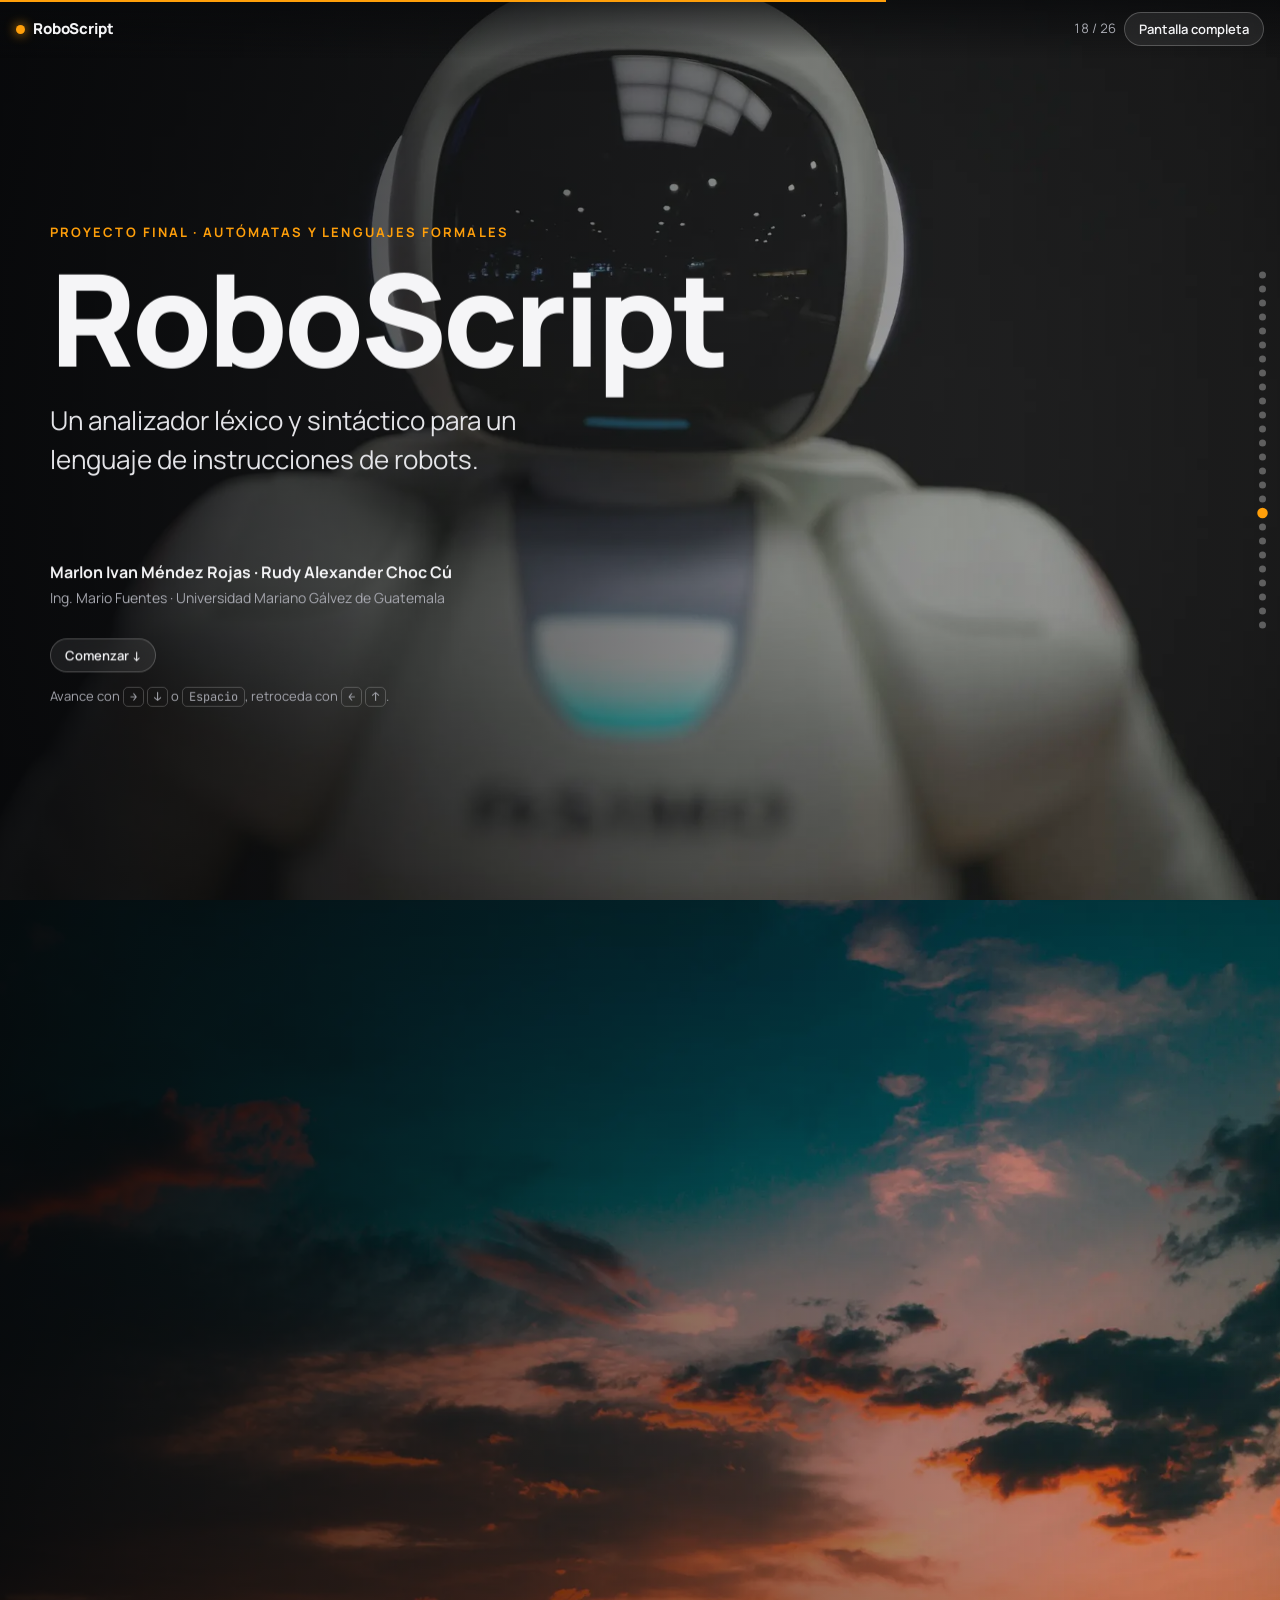
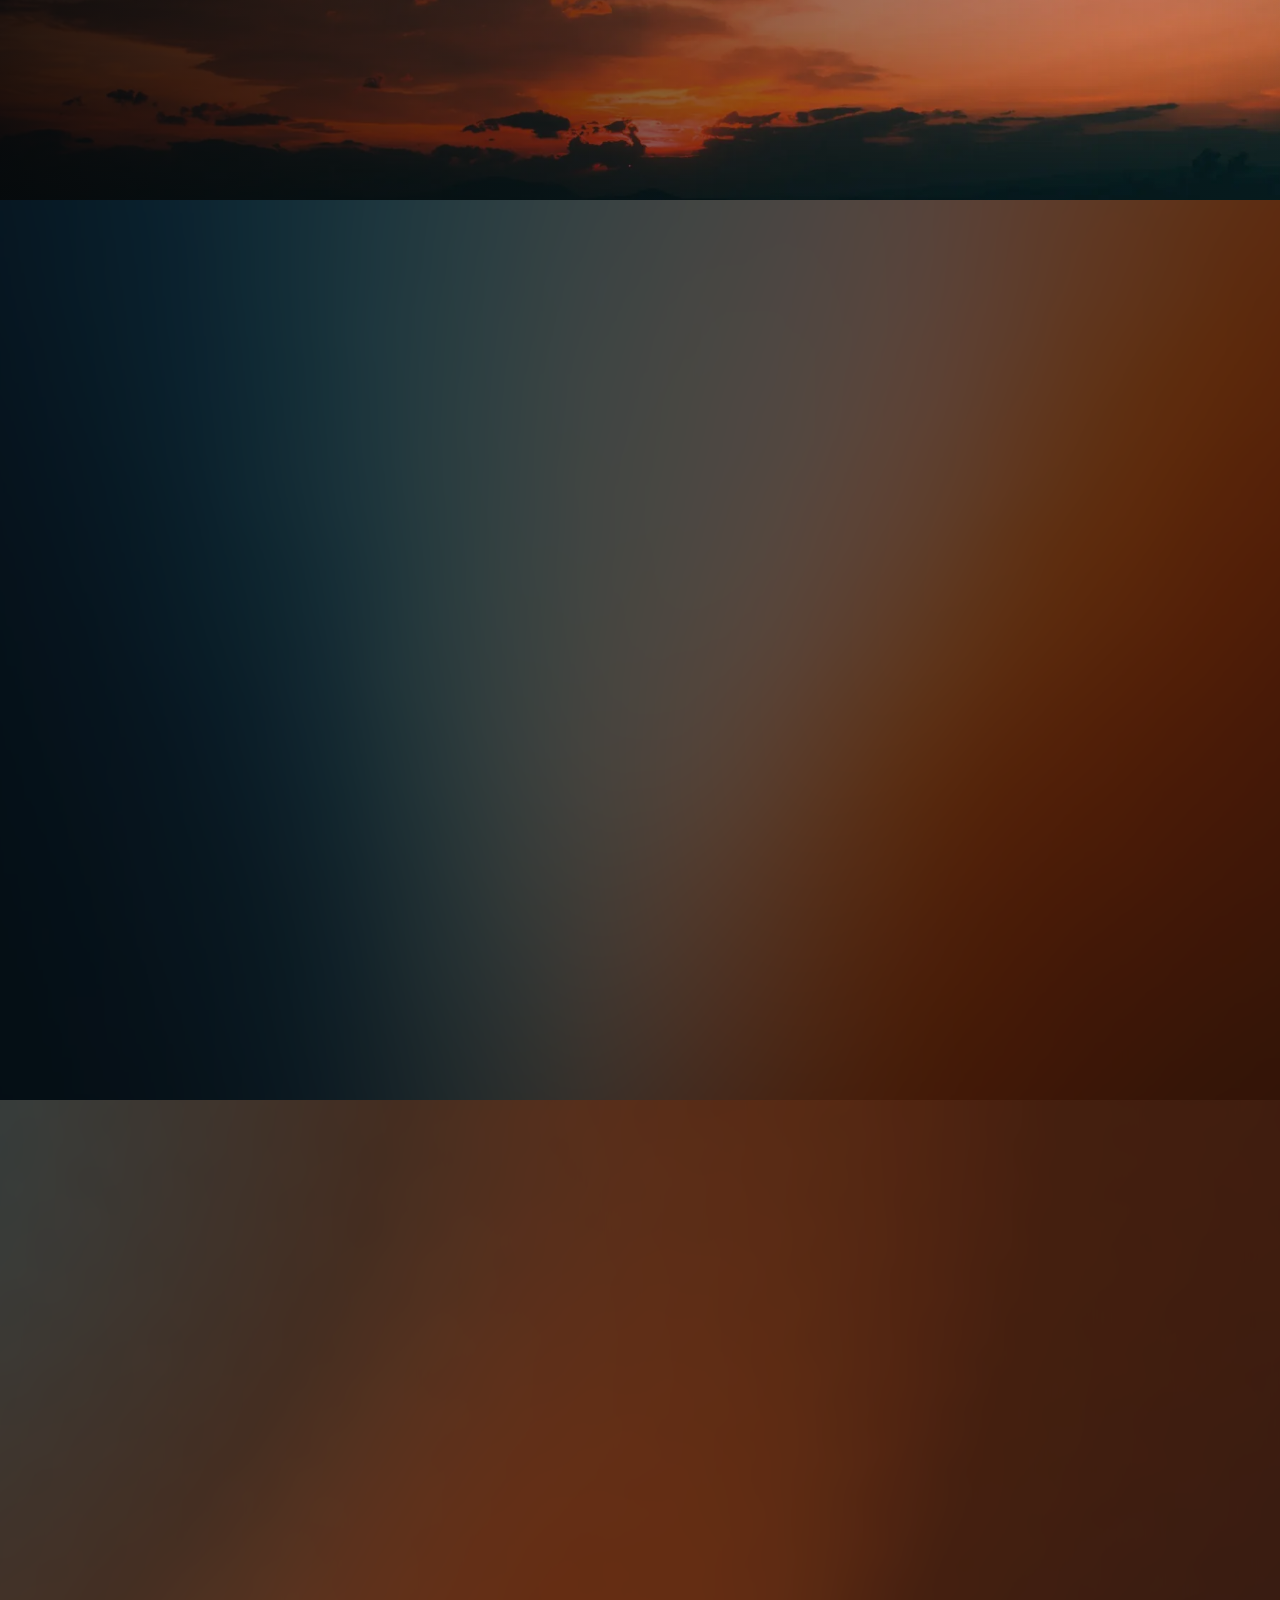
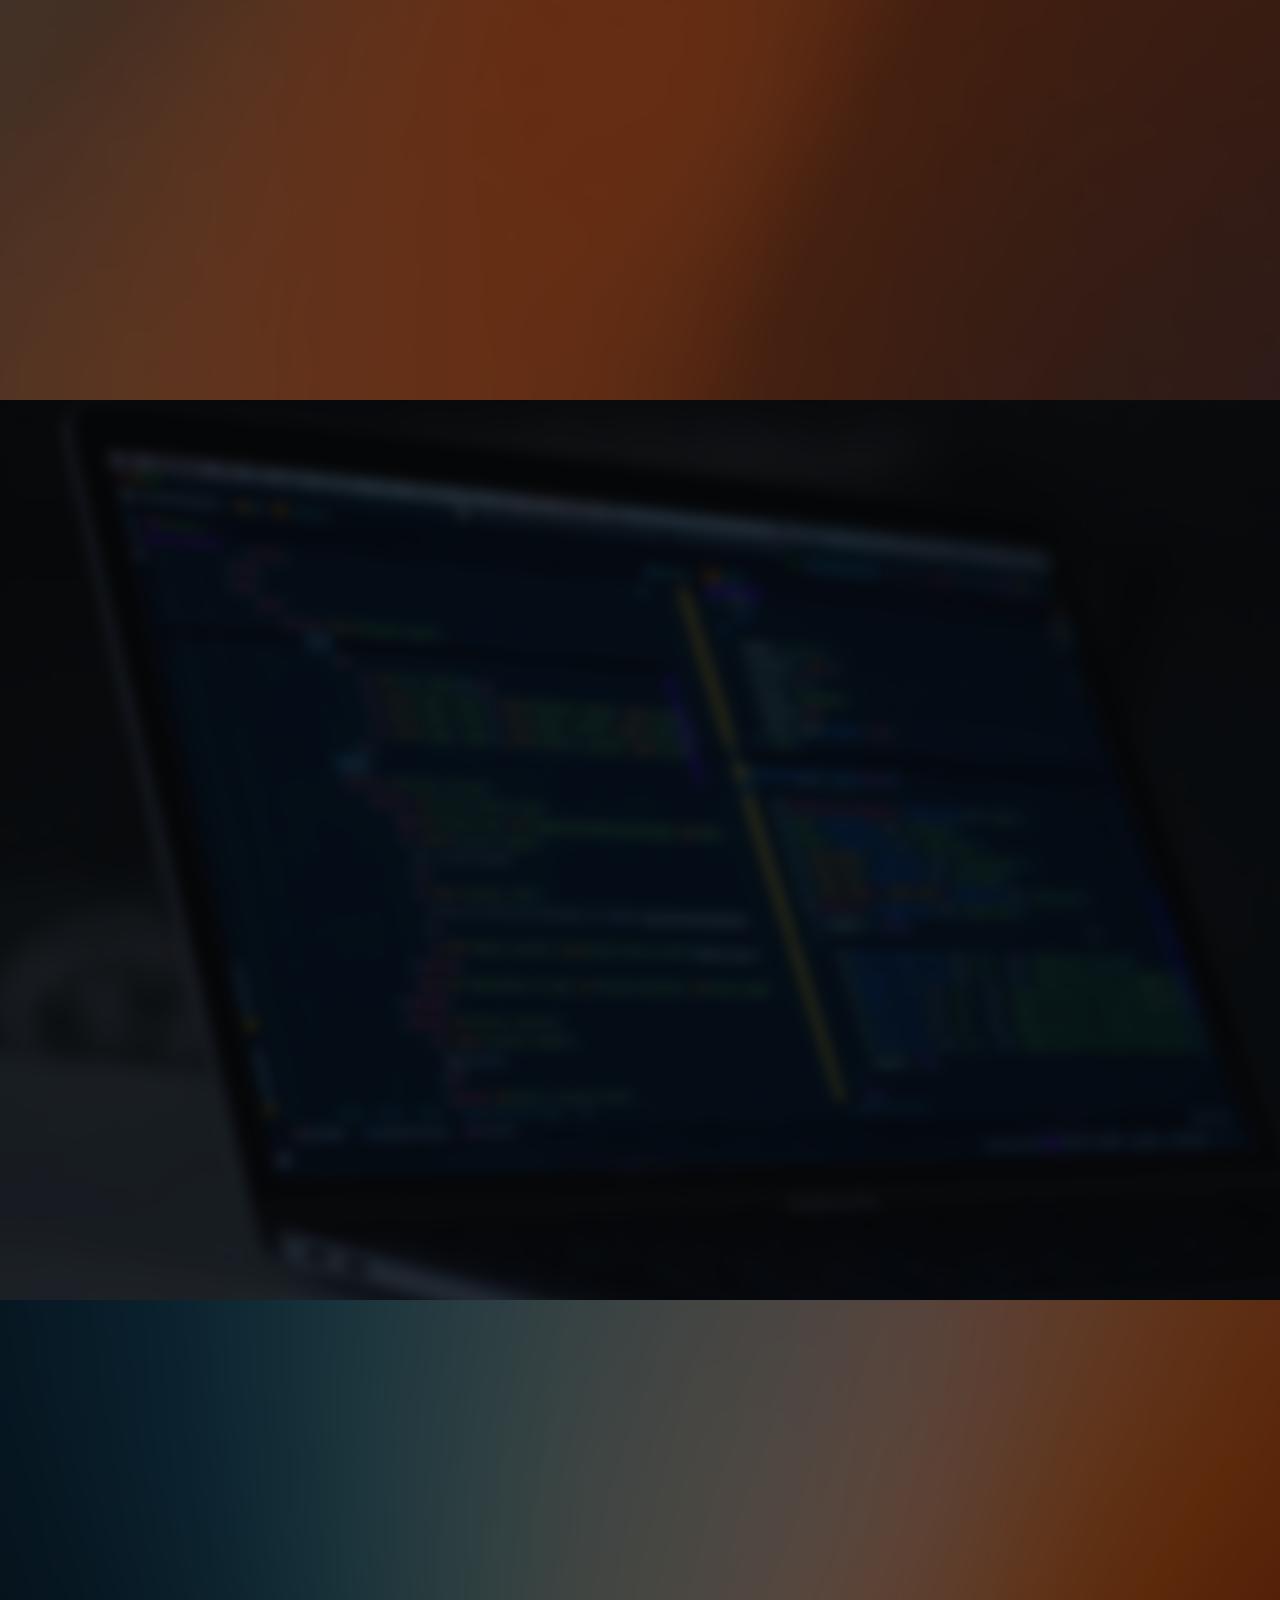
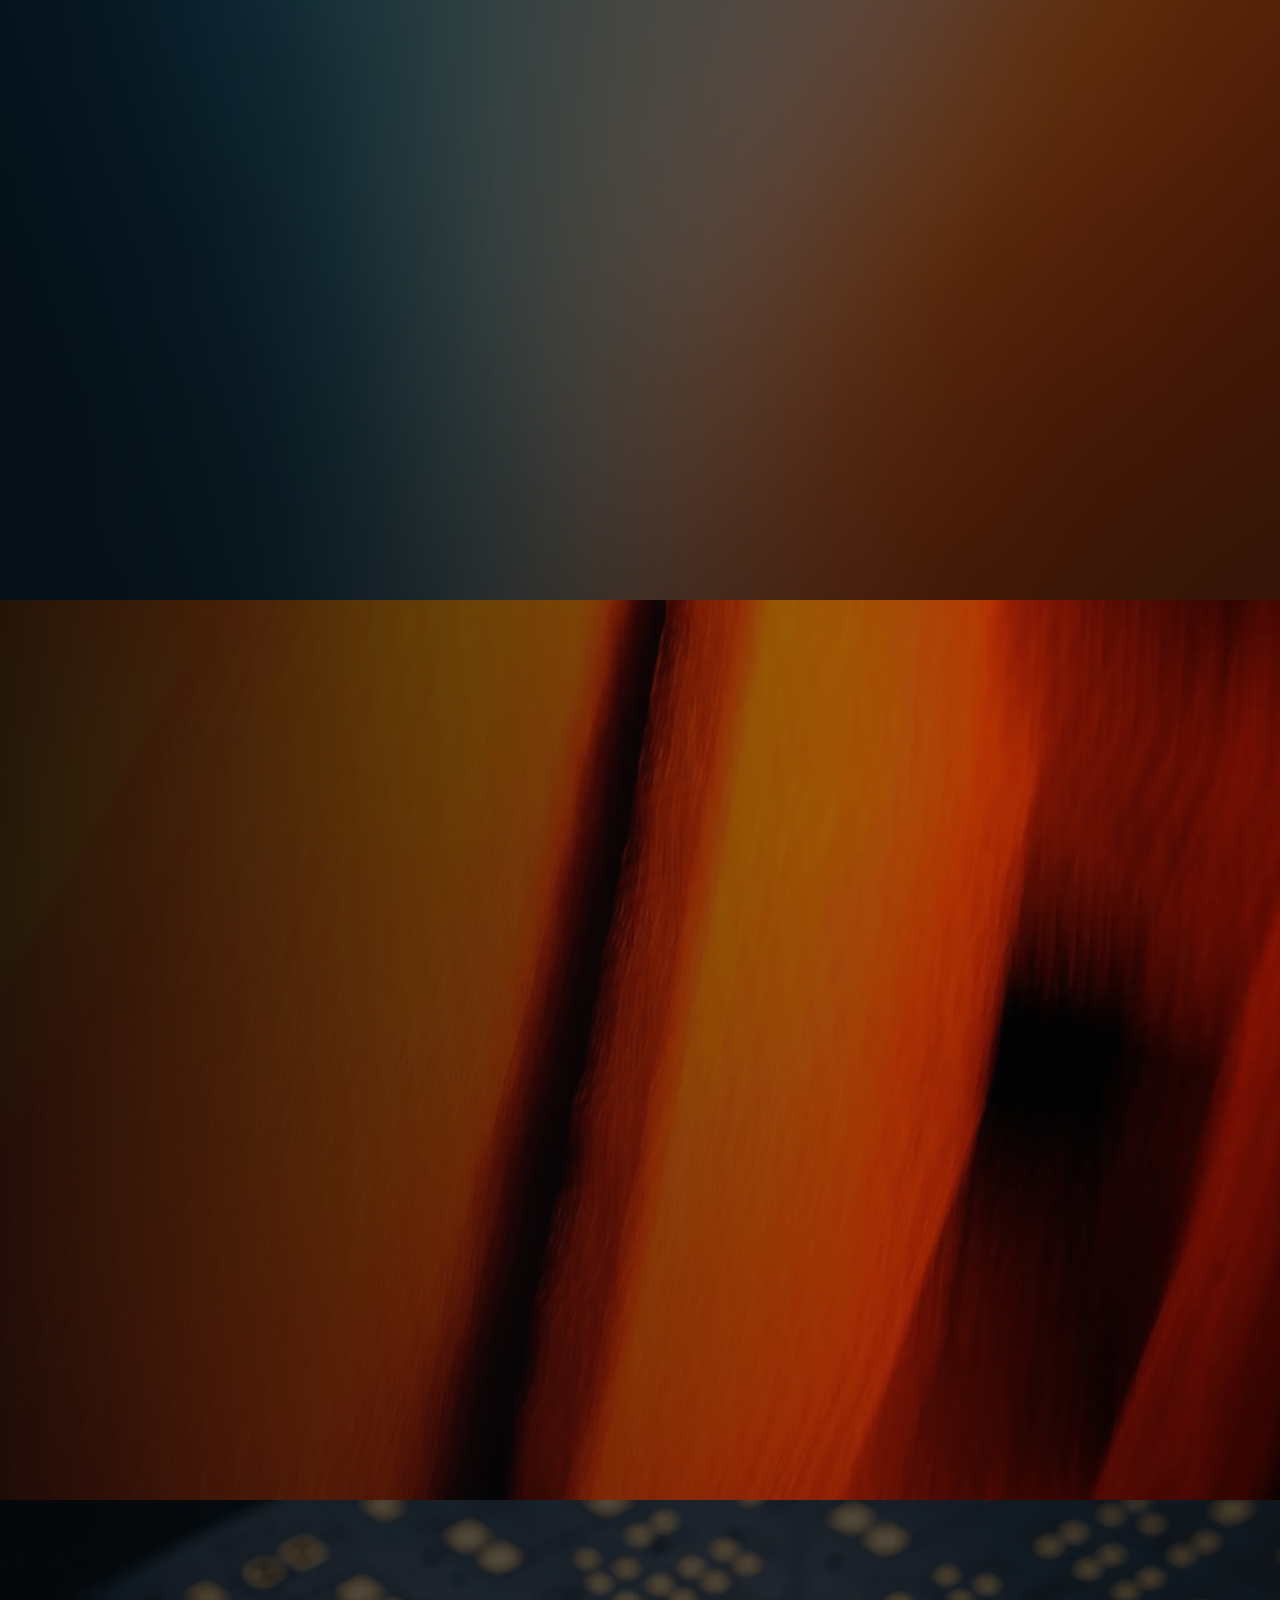
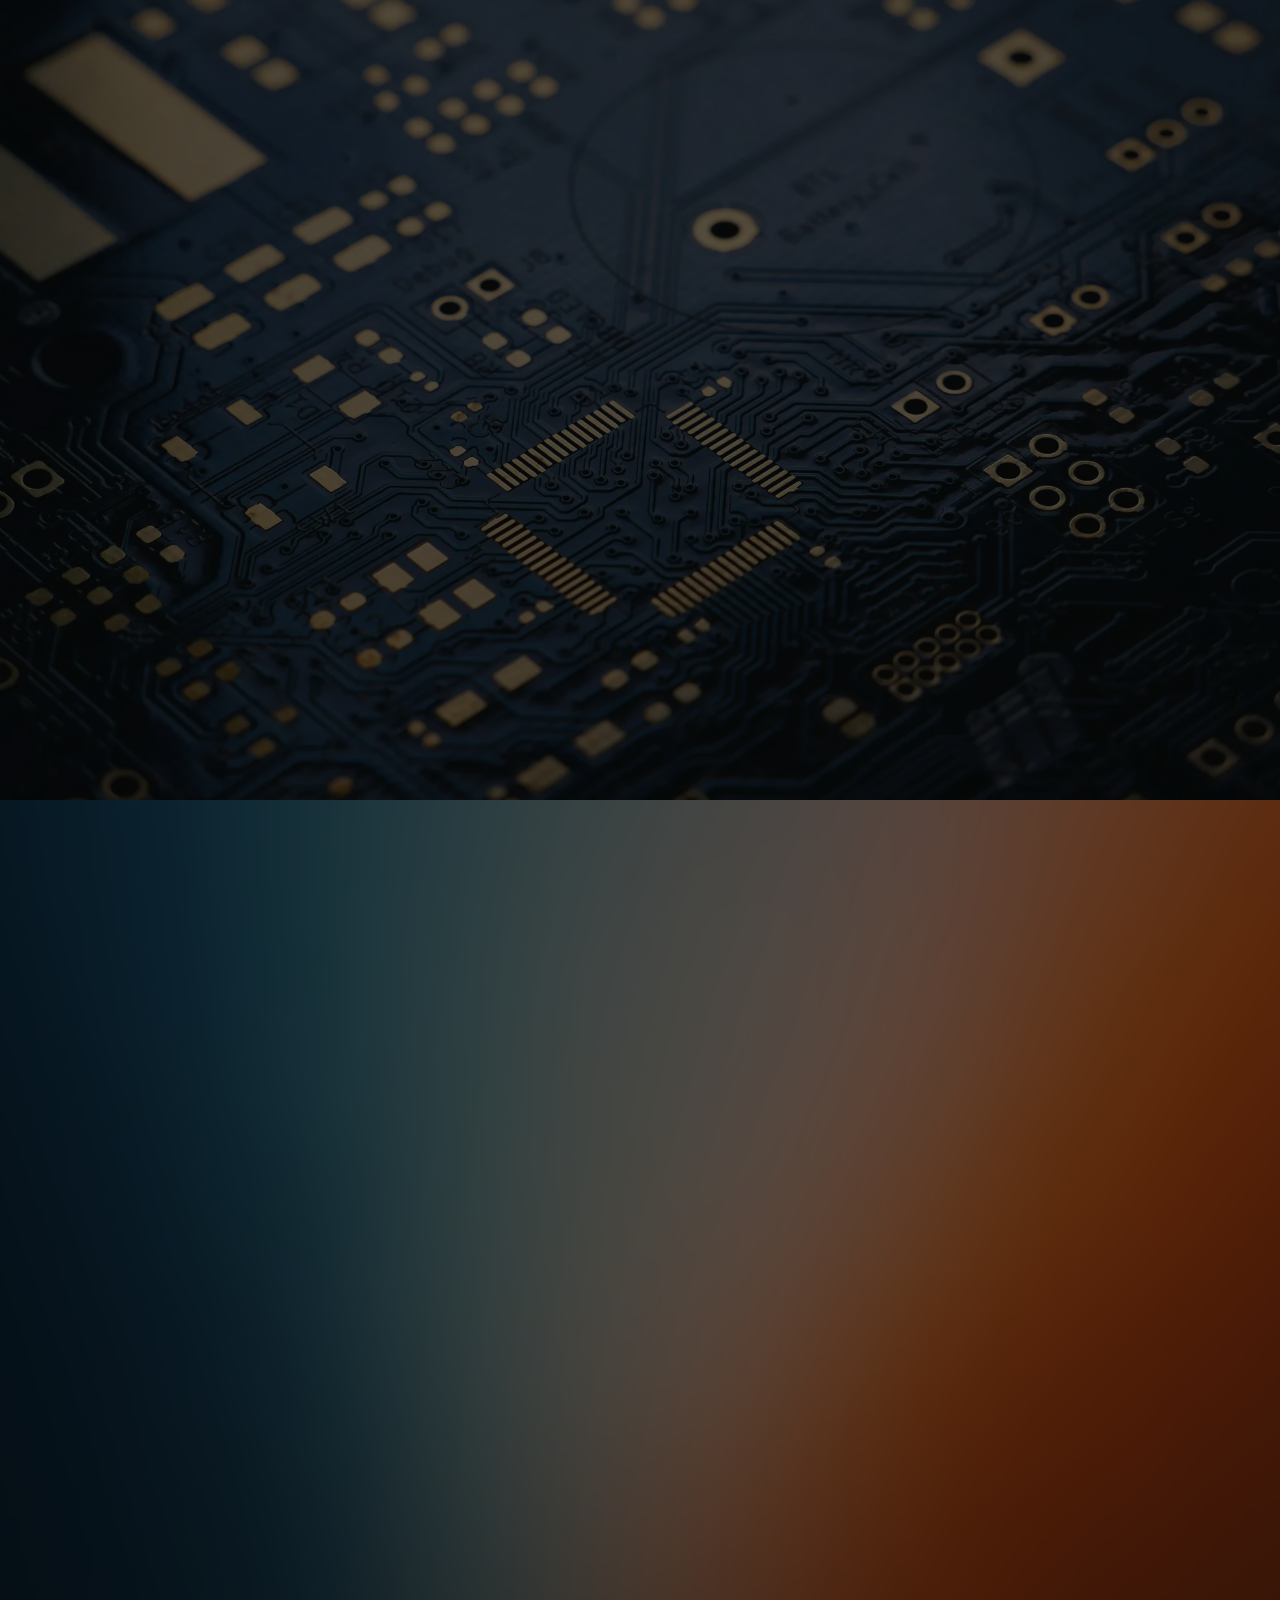
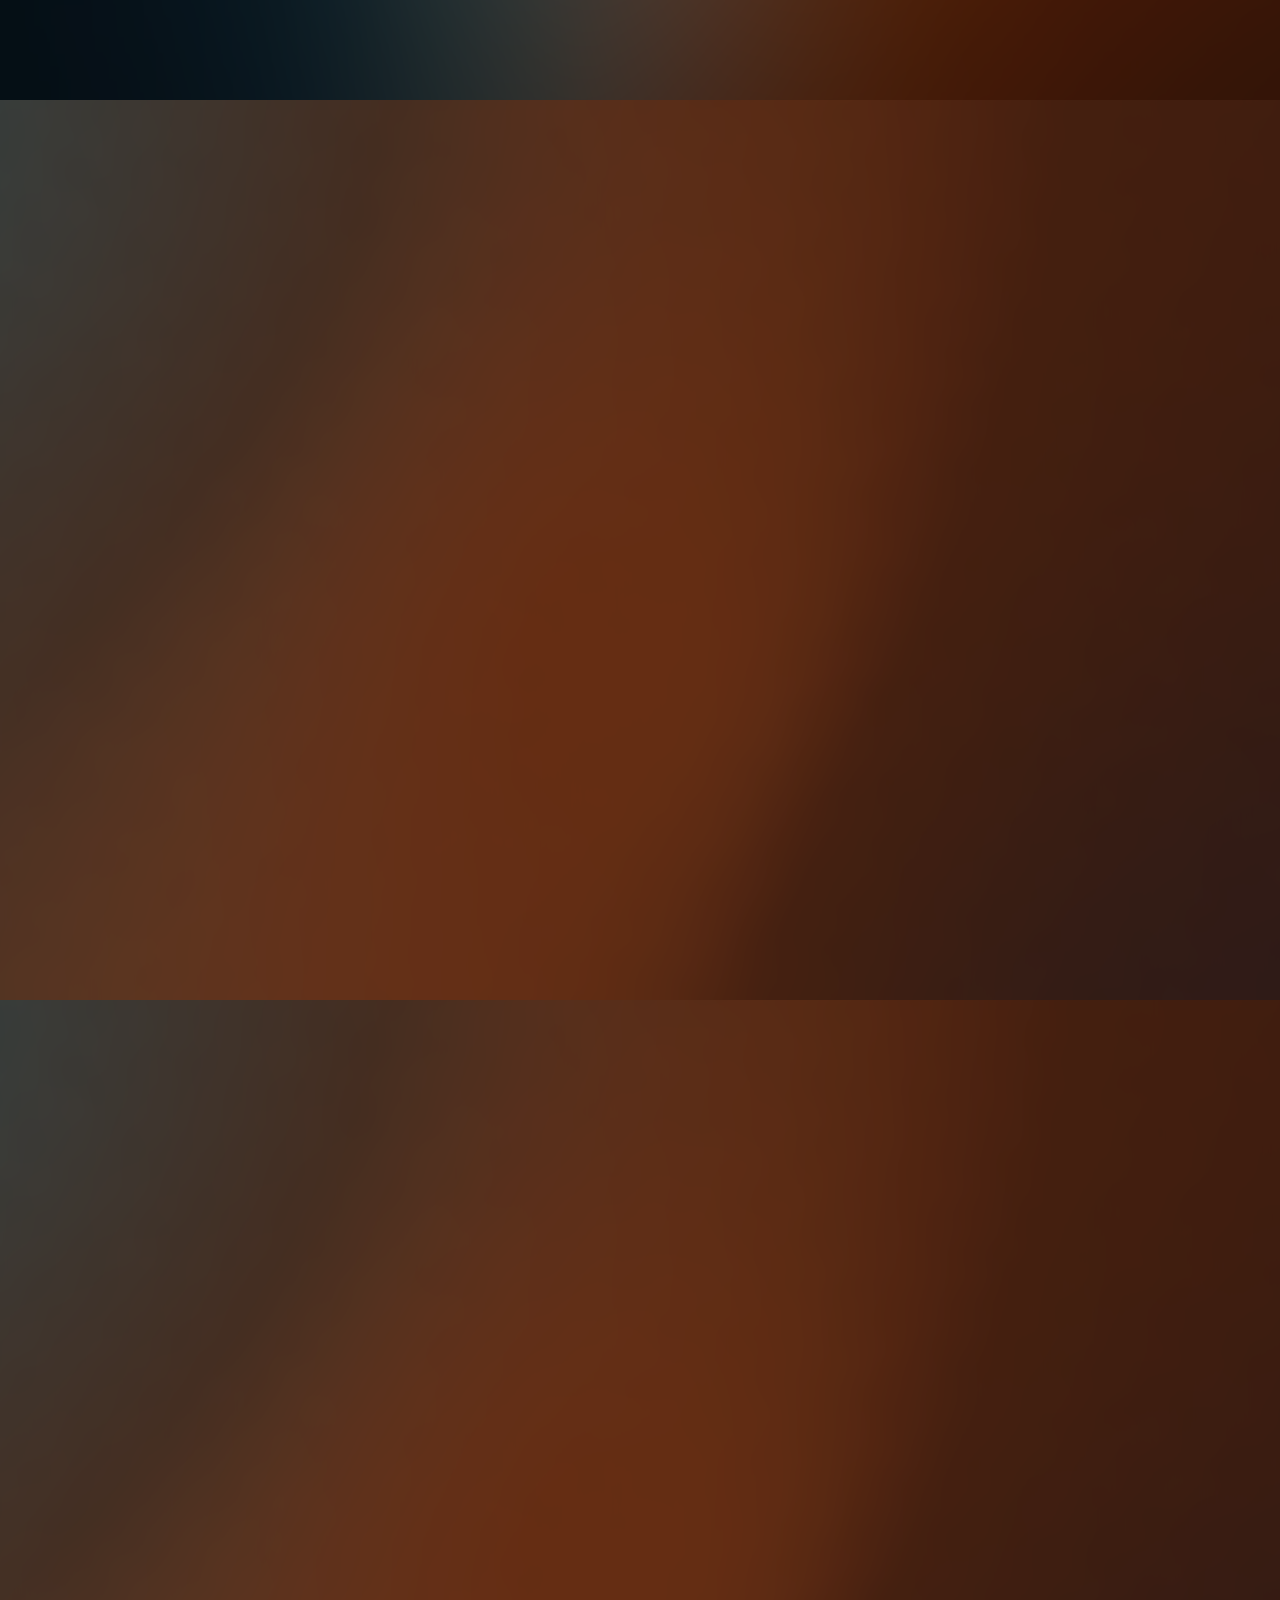
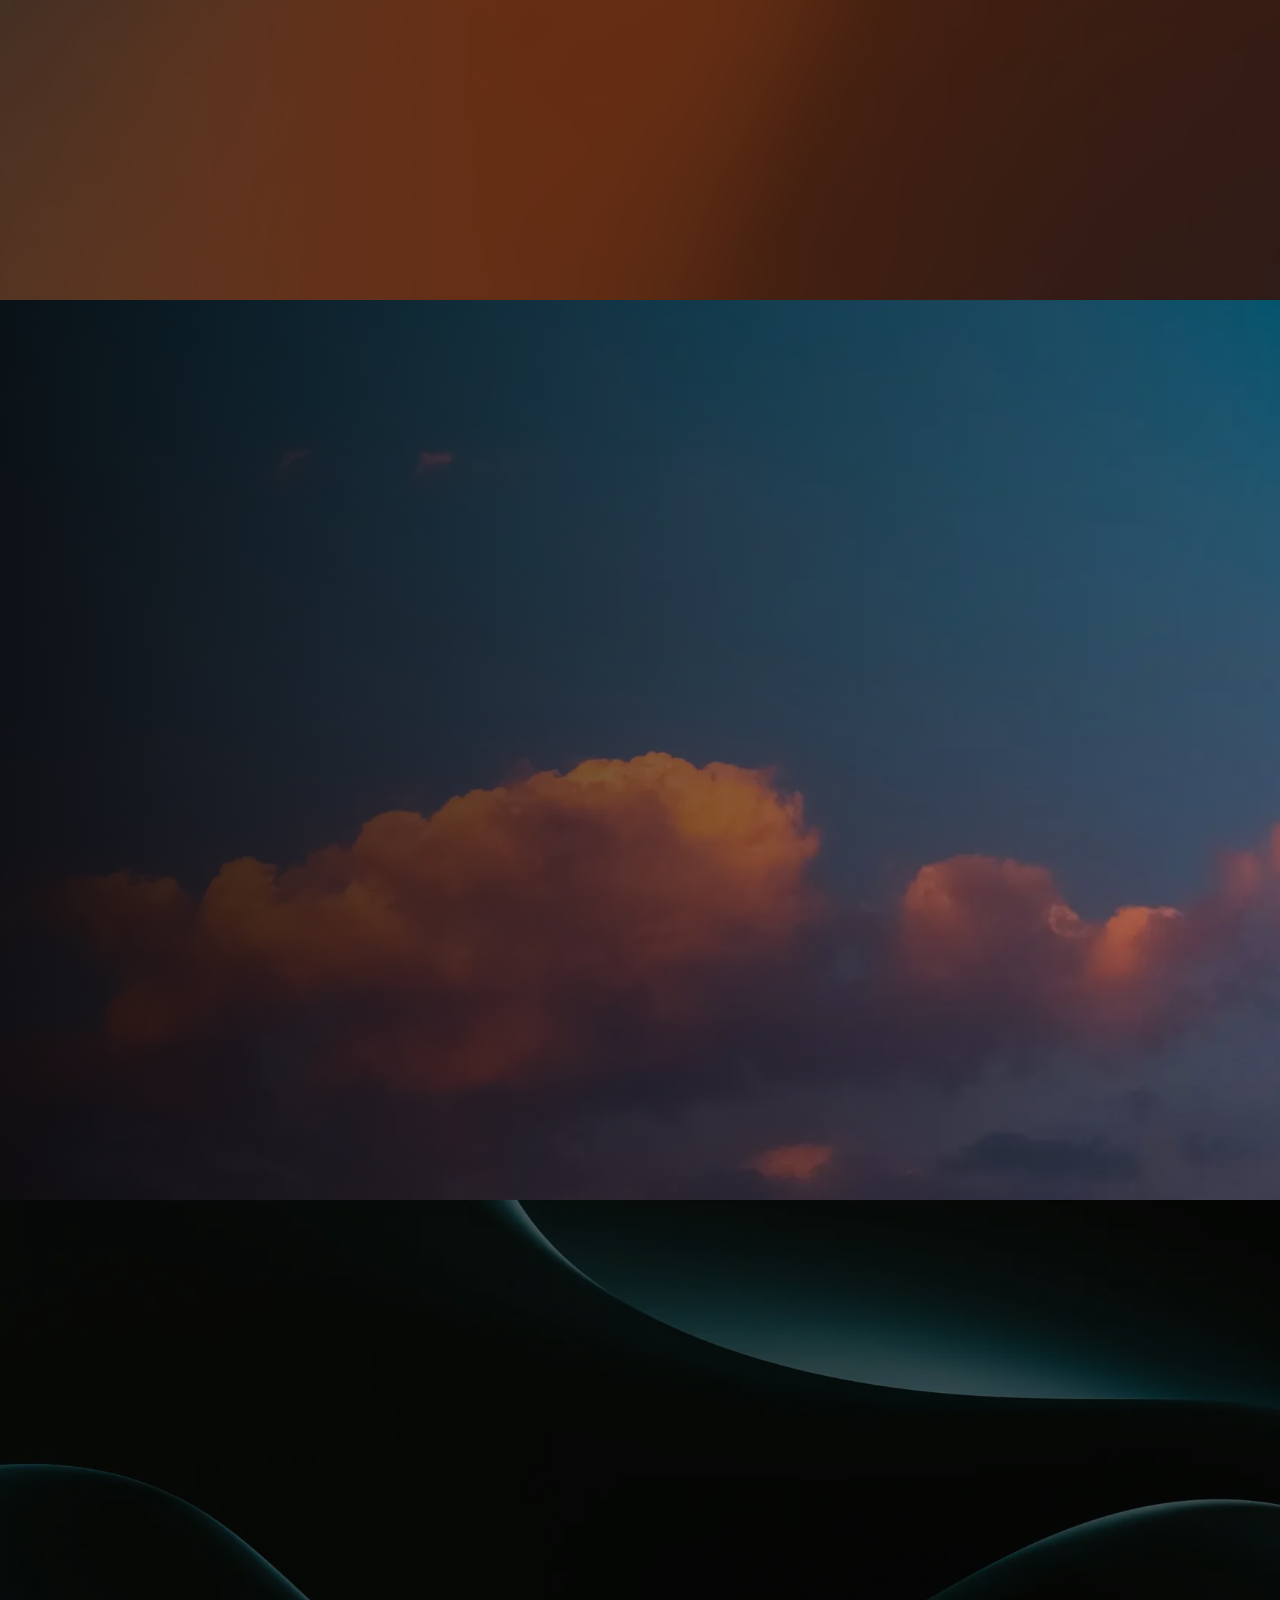
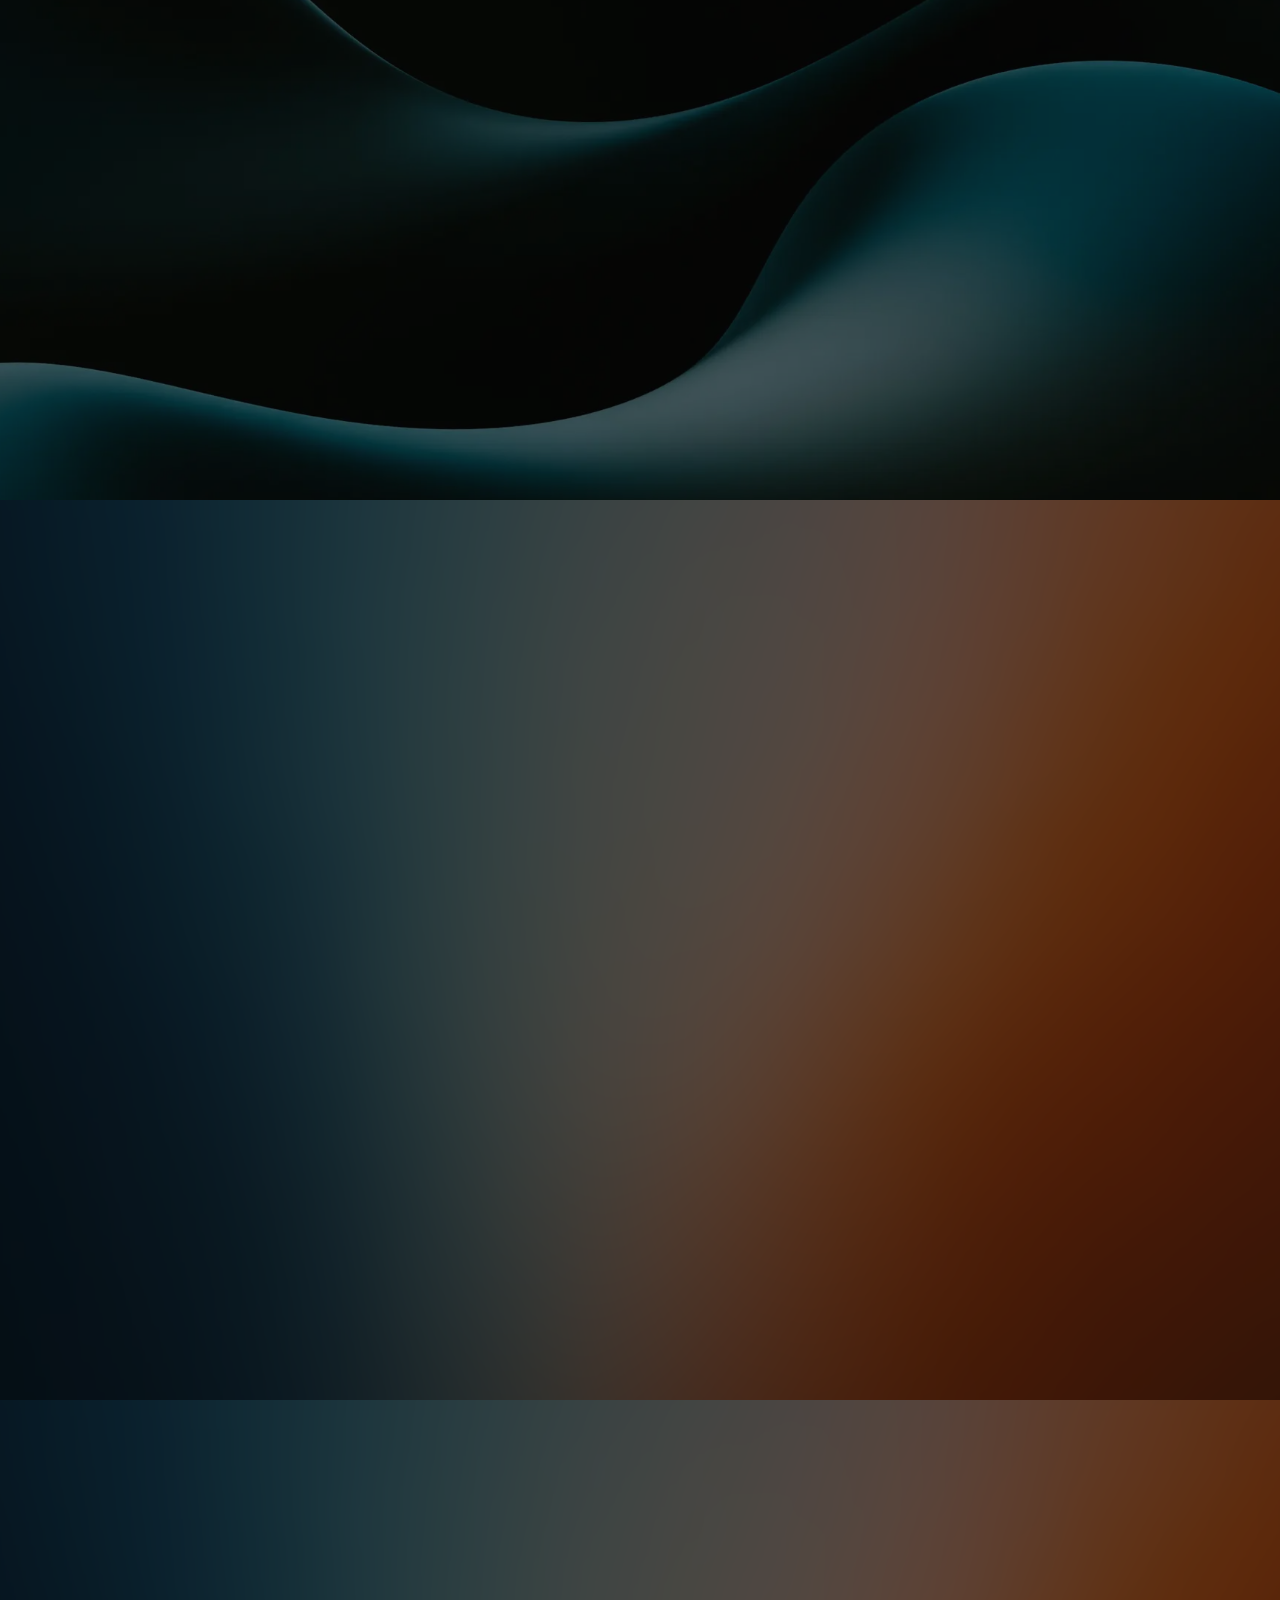
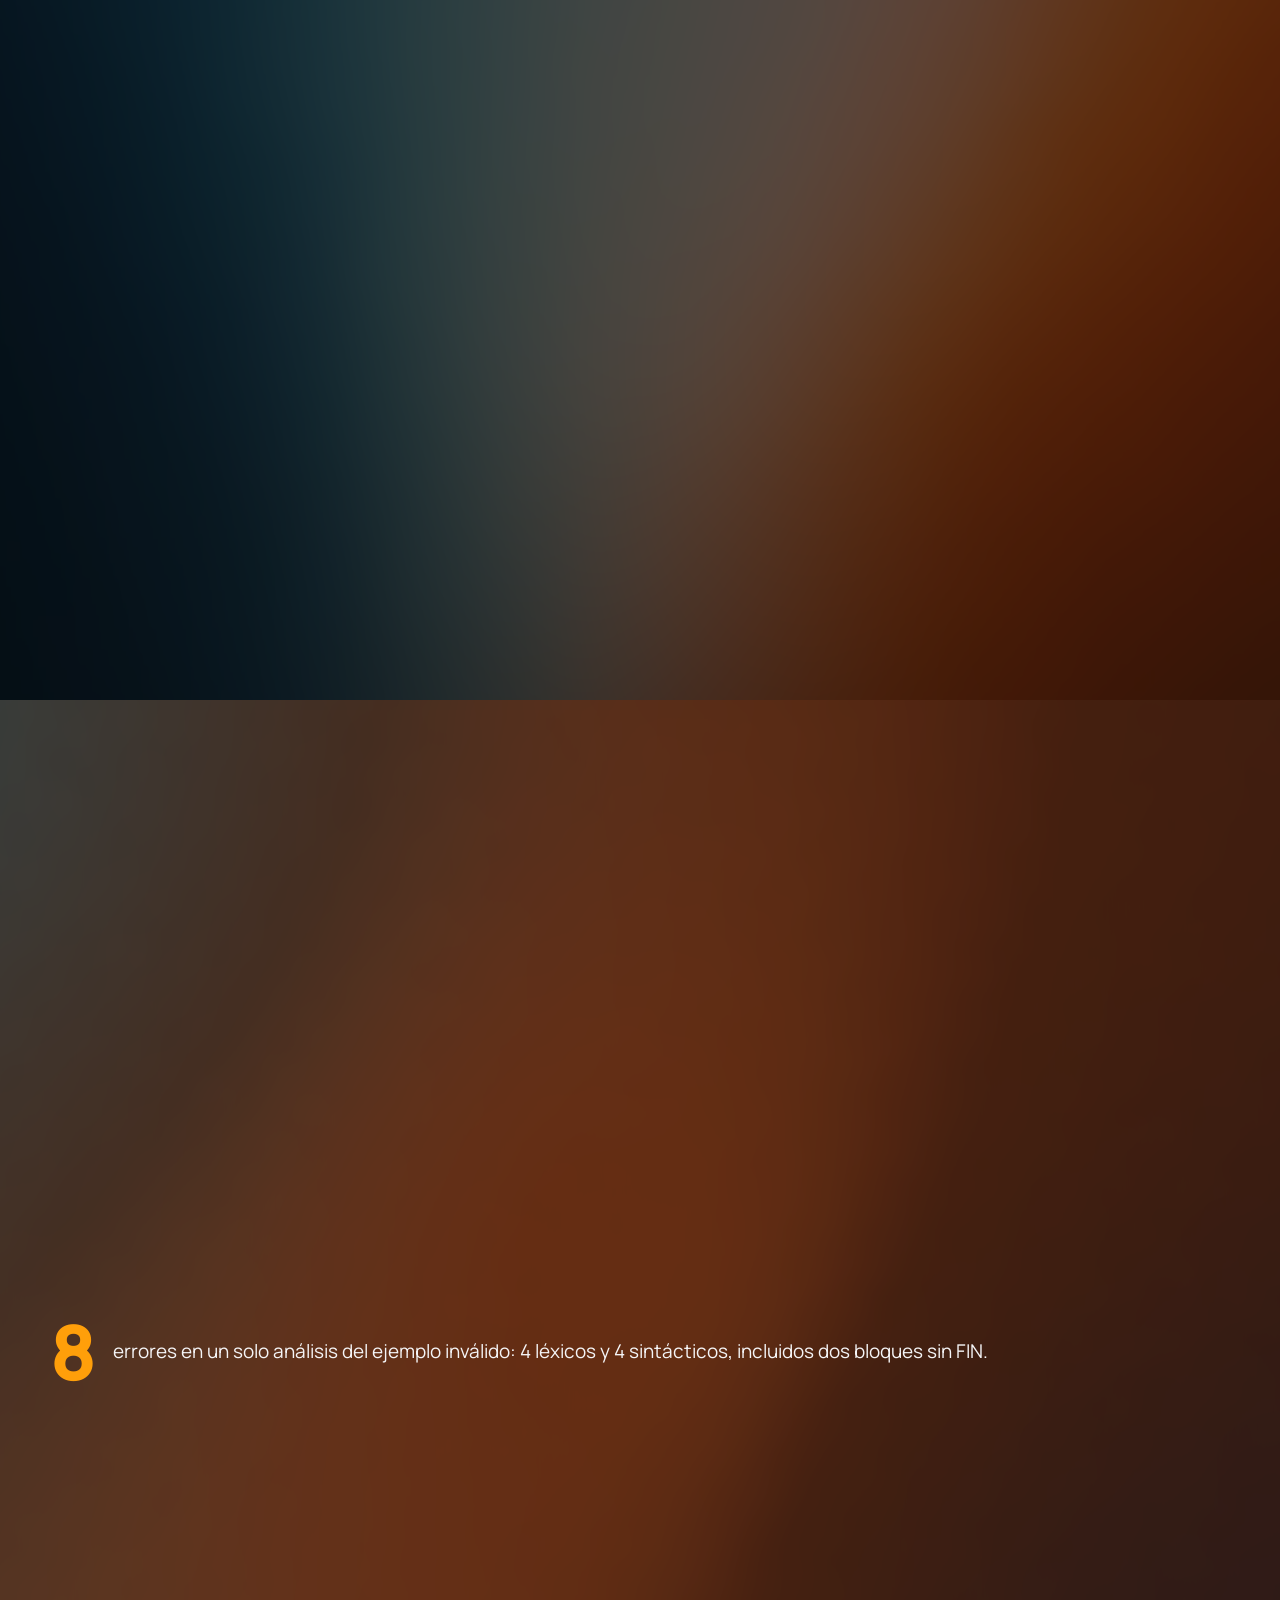
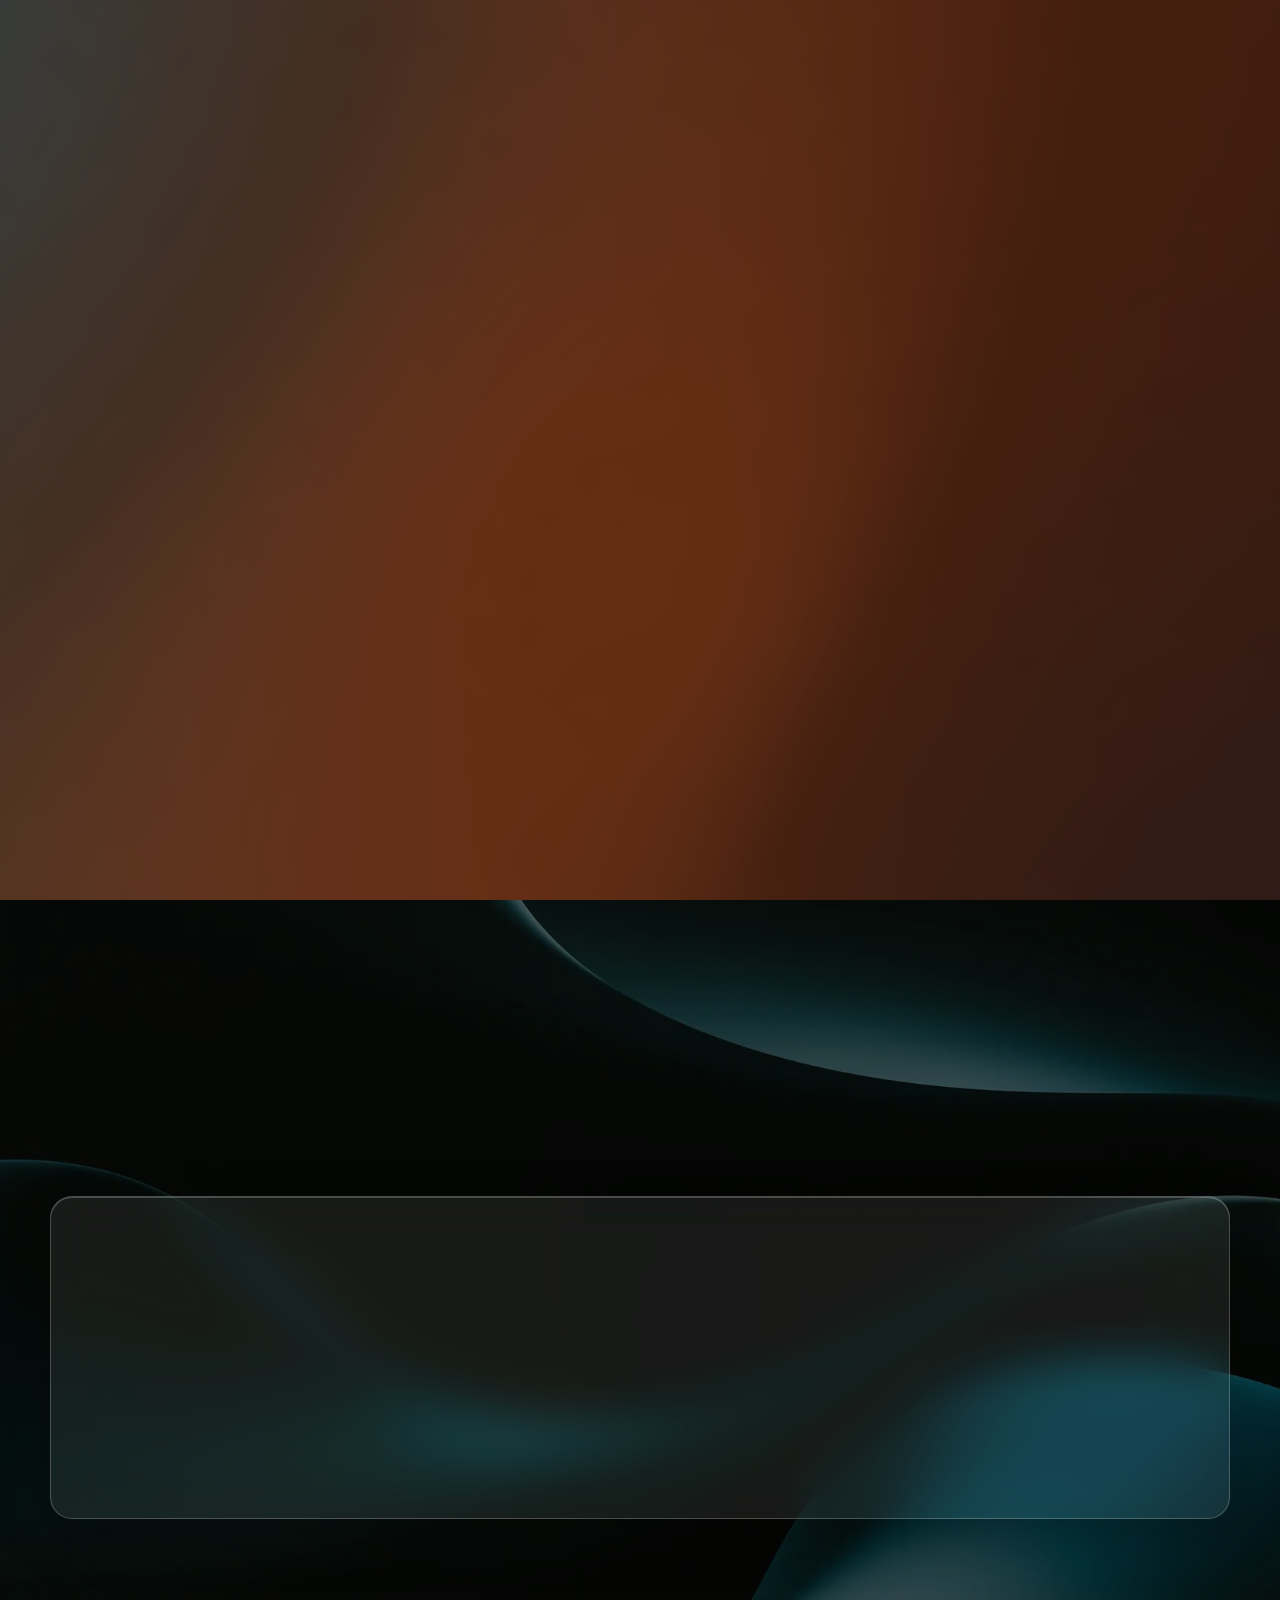
<file: RoboScript Keynote/index.html>
<!doctype html>
<html>

<head>
  <meta charset=utf8>
  <meta name=viewport content="width=device-width,initial-scale=1,viewport-fit=cover">
  <style>
    :root {
      color-scheme: light;
      box-sizing: border-box;
      padding-top: env(safe-area-inset-top, 0px);
      padding-bottom: env(safe-area-inset-bottom, 0px)
    }

    html {
      scroll-padding-top: env(safe-area-inset-top, 0px)
    }

    body {
      margin: 0;
      padding: 0;
      font: 14px -apple-system, BlinkMacSystemFont, sans-serif;
      background: #fff;
      color: #000
    }

    img {
      max-width: 100%
    }

    [hidden]:not([hidden=until-found i]) {
      display: none !important
    }
  </style>
</head>

<body>
  <title>RoboScript Keynote</title>
  <link rel="preconnect" href="https://fonts.googleapis.com">
  <link rel="preconnect" href="https://fonts.gstatic.com" crossorigin>
  <link rel="stylesheet"
    href="https://fonts.googleapis.com/css2?family=Manrope:wght@400;500;600;700;800&family=JetBrains+Mono:wght@400;600&display=swap">
  <style>
    /* Diseño: keynote a pantalla completa. Cada diapositiva es una foto con velo oscuro,
   título grande en blanco y tarjetas de vidrio esmerilado. Una sola apariencia oscura, elegida a propósito. */
    :root {
      --fondo: #08090b;
      --texto: #f5f5f7;
      --suave: #a9aab2;
      --naranja: #ff9f0a;
      --celeste: #5ac8fa;
      --verde: #30d158;
      --rojo: #ff453a;
      --vidrio: rgba(255, 255, 255, 0.08);
      --vidrio-borde: rgba(255, 255, 255, 0.22);
      --linea: rgba(255, 255, 255, 0.14);
      --display: "Manrope", "Helvetica Neue", Arial, sans-serif;
      --cuerpo: "Manrope", "Helvetica Neue", Arial, sans-serif;
      --mono: "JetBrains Mono", "SFMono-Regular", Menlo, Consolas, monospace;
      color-scheme: dark;
    }

    * {
      box-sizing: border-box;
    }

    html {
      scroll-snap-type: y mandatory;
      scroll-behavior: smooth;
      background: var(--fondo);
    }

    body {
      background: var(--fondo);
      color: var(--texto);
      font-family: var(--cuerpo);
      font-size: 17px;
      line-height: 1.5;
      -webkit-font-smoothing: antialiased;
    }

    body::before {
      content: "";
      position: fixed;
      inset: 0 0 auto;
      height: env(safe-area-inset-top, 0px);
      z-index: 30;
      background: var(--fondo);
    }


    /* ---------- Barra superior ---------- */
    .barra {
      position: fixed;
      top: env(safe-area-inset-top, 0px);
      left: 0;
      right: 0;
      z-index: 20;
      display: flex;
      align-items: center;
      justify-content: space-between;
      gap: 12px;
      padding-block: 12px;
      padding-left: max(16px, env(safe-area-inset-left, 0px));
      padding-right: max(16px, env(safe-area-inset-right, 0px));
      background: linear-gradient(to bottom, rgba(8, 9, 11, 0.7), rgba(8, 9, 11, 0));
      pointer-events: none;
    }

    .barra>* {
      pointer-events: auto;
    }

    .marca {
      font-weight: 800;
      letter-spacing: -0.01em;
      font-size: 15px;
      display: flex;
      align-items: center;
      gap: 8px;
    }

    .marca i {
      width: 9px;
      height: 9px;
      border-radius: 50%;
      background: var(--naranja);
      box-shadow: 0 0 12px var(--naranja);
    }

    .controles {
      display: flex;
      align-items: center;
      gap: 8px;
    }

    .contador {
      font-variant-numeric: tabular-nums;
      font-size: 13px;
      color: var(--suave);
      min-width: 54px;
      text-align: right;
    }

    .btn {
      font: 600 13px var(--cuerpo);
      color: var(--texto);
      background: var(--vidrio);
      border: 1px solid var(--vidrio-borde);
      border-radius: 999px;
      padding: 7px 14px;
      cursor: pointer;
      backdrop-filter: blur(16px);
      -webkit-backdrop-filter: blur(16px);
    }

    .btn:hover {
      background: rgba(255, 255, 255, 0.16);
    }

    .btn:focus-visible,
    .punto:focus-visible {
      outline: 2px solid var(--celeste);
      outline-offset: 2px;
    }

    .progreso {
      position: fixed;
      left: 0;
      top: env(safe-area-inset-top, 0px);
      height: 2px;
      background: var(--naranja);
      z-index: 25;
      width: 0;
      transition: width 0.3s;
    }

    .puntos {
      position: fixed;
      right: max(14px, env(safe-area-inset-right, 0px));
      top: 50%;
      transform: translateY(-50%);
      z-index: 20;
      display: flex;
      flex-direction: column;
      gap: 7px;
    }

    .punto {
      width: 7px;
      height: 7px;
      border-radius: 50%;
      background: rgba(255, 255, 255, 0.3);
      border: 0;
      padding: 0;
      cursor: pointer;
      transition: transform 0.2s, background 0.2s;
    }

    .punto.activo {
      background: var(--naranja);
      transform: scale(1.5);
    }

    /* ---------- Diapositivas ---------- */
    .slide {
      position: relative;
      min-height: 100svh;
      scroll-snap-align: start;
      display: grid;
      align-items: center;
      isolation: isolate;
      overflow: hidden;
      padding-block: 84px 56px;
      padding-left: max(16px, env(safe-area-inset-left, 0px));
      padding-right: max(16px, env(safe-area-inset-right, 0px));
    }

    .slide::before {
      content: "";
      position: absolute;
      inset: 0;
      z-index: -2;
      background: var(--foto) var(--pos, center) / cover no-repeat;
      filter: var(--filtro, none);
      transform: scale(calc(var(--zoom, 1) * var(--kb, 1)));
    }

    .slide::after {
      content: "";
      position: absolute;
      inset: 0;
      z-index: -1;
      background: var(--velo, rgba(6, 7, 9, 0.6));
    }

    .in {
      width: 100%;
      max-width: 1180px;
      margin: 0 auto;
      min-width: 0;
    }

    .ceja {
      font-size: 13px;
      font-weight: 700;
      letter-spacing: 0.16em;
      text-transform: uppercase;
      color: var(--celeste);
      margin: 0 0 10px;
    }

    h1,
    h2 {
      font-family: var(--display);
      letter-spacing: -0.03em;
      line-height: 1.04;
      margin: 0;
      text-wrap: balance;
    }

    h2 {
      font-size: clamp(32px, 4.6vw, 56px);
      font-weight: 800;
      margin-bottom: clamp(24px, 4vh, 40px);
    }

    p {
      margin: 0;
    }

    .suave {
      color: var(--suave);
    }

    .nota {
      color: var(--suave);
      font-size: 15px;
      margin-top: 22px;
      max-width: 72ch;
    }

    code,
    .mono {
      font-family: var(--mono);
    }

    /* Hero */
    .hero {
      --velo: linear-gradient(90deg, rgba(6, 7, 9, 0.88) 0%, rgba(6, 7, 9, 0.45) 55%, rgba(6, 7, 9, 0.15) 100%);
    }

    .hero h1 {
      font-size: clamp(56px, 10vw, 128px);
      font-weight: 800;
    }

    .hero .bajada {
      font-size: clamp(19px, 2.2vw, 26px);
      color: #e6e6ea;
      margin-top: 16px;
      max-width: 32ch;
    }

    .num {
      font-size: clamp(40px, 5vw, 64px);
      font-weight: 800;
      color: var(--naranja);
      display: flex;
      align-items: center;
      gap: 22px;
      margin-bottom: 10px;
      font-variant-numeric: tabular-nums;
    }

    .num::after {
      content: "";
      width: 110px;
      height: 1.5px;
      background: rgba(255, 255, 255, 0.7);
    }

    .autores {
      margin-top: clamp(40px, 9vh, 90px);
    }

    .autores strong {
      display: block;
      font-size: 16px;
    }

    .autores span {
      color: var(--suave);
      font-size: 14px;
    }

    .bajar {
      margin-top: 28px;
      display: inline-flex;
      gap: 8px;
      align-items: center;
    }

    /* Vidrio */
    .vidrio {
      background: var(--vidrio);
      border: 1px solid var(--vidrio-borde);
      border-radius: 22px;
      box-shadow: inset 0 1px 0 rgba(255, 255, 255, 0.22), 0 20px 50px rgba(0, 0, 0, 0.25);
      backdrop-filter: blur(24px) saturate(160%);
      -webkit-backdrop-filter: blur(24px) saturate(160%);
      padding: clamp(18px, 2.2vw, 28px);
      min-width: 0;
    }

    .vidrio.rojo {
      background: rgba(255, 69, 58, 0.12);
    }

    .rejilla {
      display: grid;
      gap: 18px;
    }

    .c2 {
      grid-template-columns: repeat(2, minmax(0, 1fr));
    }

    .c3 {
      grid-template-columns: repeat(3, minmax(0, 1fr));
    }

    .c5 {
      grid-template-columns: repeat(5, minmax(0, 1fr));
    }

    .dividido {
      display: grid;
      grid-template-columns: minmax(0, 1.25fr) minmax(0, 1fr);
      gap: clamp(22px, 3vw, 44px);
      align-items: center;
    }

    .dividido.inv {
      grid-template-columns: minmax(0, 1fr) minmax(0, 1.25fr);
    }

    @media (max-width: 900px) {

      .c3,
      .c5 {
        grid-template-columns: repeat(2, minmax(0, 1fr));
      }

      .dividido,
      .dividido.inv {
        grid-template-columns: minmax(0, 1fr);
      }
    }

    @media (max-width: 560px) {

      .c2,
      .c3,
      .c5 {
        grid-template-columns: minmax(0, 1fr);
      }

      .puntos {
        display: none;
      }
    }

    .tarjeta-num {
      font-size: 26px;
      font-weight: 800;
      font-variant-numeric: tabular-nums;
    }

    .tarjeta-tit {
      font-size: 20px;
      font-weight: 700;
      margin-top: 14px;
    }

    .tarjeta-txt {
      color: var(--suave);
      font-size: 14.5px;
      margin-top: 6px;
    }

    .icono {
      width: 34px;
      height: 34px;
    }

    pre {
      margin: 0;
      font-family: var(--mono);
      font-size: clamp(12.5px, 1.25vw, 15px);
      line-height: 1.6;
      overflow-x: auto;
      white-space: pre;
    }

    .pasos-lista {
      display: grid;
      gap: 22px;
    }

    .pasos-lista b {
      display: block;
      font-size: clamp(24px, 2.6vw, 32px);
      font-weight: 800;
      letter-spacing: -0.02em;
    }

    .grande {
      font-size: clamp(48px, 6vw, 76px);
      font-weight: 800;
      line-height: 1;
      letter-spacing: -0.03em;
      font-variant-numeric: tabular-nums;
    }

    .dato {
      display: grid;
      grid-template-columns: auto 1fr;
      gap: 6px 18px;
      align-items: center;
    }

    .cifras {
      display: grid;
      gap: 26px;
    }

    .tabla-scroll {
      overflow-x: auto;
    }

    table {
      width: 100%;
      border-collapse: collapse;
      font-size: 15px;
      font-variant-numeric: tabular-nums;
    }

    th {
      text-align: left;
      font-size: 12px;
      letter-spacing: 0.08em;
      text-transform: uppercase;
      color: var(--suave);
      font-weight: 700;
      padding: 10px 12px;
    }

    td {
      padding: 11px 12px;
      border-top: 1px solid var(--linea);
      white-space: nowrap;
    }

    td.envolver {
      white-space: normal;
    }

    .ok {
      color: var(--verde);
      font-weight: 700;
    }

    .mal {
      color: var(--rojo);
      font-weight: 700;
    }

    .ventana {
      width: 100%;
      height: auto;
      display: block;
      border-radius: 12px;
      box-shadow: 0 30px 70px rgba(0, 0, 0, 0.5);
    }

    .superpuestas {
      position: relative;
      padding-bottom: 6%;
    }

    .superpuestas .atras {
      width: 72%;
    }

    .superpuestas .frente {
      width: 66%;
      position: absolute;
      right: 0;
      top: 18%;
    }

    .diagrama {
      width: 100%;
      height: auto;
      display: block;
    }

    .chips {
      display: flex;
      flex-wrap: wrap;
      gap: 10px 22px;
      margin-top: 26px;
    }

    .chips span {
      font-family: var(--mono);
      font-weight: 600;
      font-size: clamp(16px, 1.8vw, 22px);
      color: var(--rojo);
    }

    .error-fila {
      display: grid;
      grid-template-columns: minmax(0, 0.9fr) auto minmax(0, 1.4fr);
      gap: 16px;
      align-items: center;
      padding: 16px 22px;
    }

    .error-fila+.error-fila {
      margin-top: 12px;
    }

    .error-fila code {
      color: var(--suave);
      font-size: 14px;
    }

    .error-fila .flecha {
      color: var(--naranja);
      font-size: 20px;
    }

    @media (max-width: 700px) {
      .error-fila {
        grid-template-columns: minmax(0, 1fr);
        gap: 6px;
      }

      .error-fila .flecha {
        display: none;
      }
    }

    .barras {
      display: grid;
      gap: 18px;
    }

    .barra-fila {
      display: grid;
      grid-template-columns: 150px minmax(0, 1fr);
      gap: 14px;
      align-items: center;
    }

    .barra-fila span {
      text-align: right;
      color: #e6e6ea;
      font-size: 15px;
    }

    .barra-pista {
      display: flex;
      align-items: center;
      gap: 10px;
    }

    .barra-pista i {
      display: block;
      height: 34px;
      border-radius: 6px;
      background: var(--verde);
    }

    .barra-pista b {
      font-variant-numeric: tabular-nums;
    }

    @media (max-width: 560px) {
      .barra-fila {
        grid-template-columns: minmax(0, 1fr);
      }

      .barra-fila span {
        text-align: left;
      }
    }

    .creditos {
      font-size: 12.5px;
      color: var(--suave);
      margin-top: 18px;
      max-width: 90ch;
    }

    .teclas {
      font-size: 13px;
      color: var(--suave);
      margin-top: 14px;
    }

    kbd {
      font-family: var(--mono);
      font-size: 12px;
      border: 1px solid var(--vidrio-borde);
      border-radius: 5px;
      padding: 1px 6px;
    }

    /* ---------- Animación ---------- */
    .num::after {
      transform: scaleX(var(--l, 1));
      transform-origin: left;
    }

    .palabra {
      display: inline-block;
      overflow: hidden;
      vertical-align: bottom;
      padding-bottom: 0.1em;
      margin-bottom: -0.1em;
    }

    .palabra>span {
      display: inline-block;
      will-change: transform;
    }

    .vidrio {
      position: relative;
    }

    .vidrio::before {
      content: "";
      position: absolute;
      inset: 0;
      border-radius: inherit;
      pointer-events: none;
      opacity: var(--brillo, 0);
      transition: opacity 0.35s;
      background: radial-gradient(380px circle at var(--mx, 50%) var(--my, 0%), rgba(255, 255, 255, 0.16), transparent 62%);
    }

    .vidrio:hover {
      --brillo: 1;
    }

    .superpuestas,
    .dividido {
      perspective: 1400px;
    }

    .kw {
      color: var(--naranja);
      font-weight: 600;
    }

    .kw2 {
      color: var(--texto);
      font-weight: 600;
    }

    .val {
      color: var(--celeste);
    }

    .cursor {
      display: inline-block;
      width: 0.6em;
      height: 1.15em;
      vertical-align: text-bottom;
      background: var(--naranja);
      margin-left: 2px;
      animation: parpadeo 1s steps(1) infinite;
    }

    @keyframes parpadeo {
      50% {
        opacity: 0;
      }
    }

    #afd-vivo {
      margin-top: 18px;
    }

    #afd-vivo svg {
      width: 100%;
      height: auto;
      display: block;
      overflow: visible;
    }

    #afd-vivo text {
      font-family: var(--mono);
    }

    .afd-estado {
      fill: rgba(255, 255, 255, 0.06);
      stroke: rgba(255, 255, 255, 0.55);
      stroke-width: 2;
    }

    .afd-arista {
      stroke: rgba(255, 255, 255, 0.45);
      stroke-width: 2;
      fill: none;
    }

    .afd-etq {
      fill: var(--suave);
      font-size: 15px;
    }

    .afd-nombre {
      fill: var(--texto);
      font-size: 17px;
      font-weight: 600;
    }

    .afd-celda {
      fill: rgba(255, 255, 255, 0.06);
      stroke: rgba(255, 255, 255, 0.3);
      stroke-width: 1.5;
    }

    .afd-char {
      fill: var(--texto);
      font-size: 20px;
      font-weight: 600;
    }

    .afd-estatus {
      font-family: var(--cuerpo) !important;
      font-size: 17px;
      font-weight: 700;
      fill: var(--suave);
    }

    .afd-ficha {
      fill: var(--naranja);
    }
  </style>
  <script src="https://cdnjs.cloudflare.com/ajax/libs/gsap/3.12.5/gsap.min.js"></script>
  <script>if (!window.gsap) { document.write('<script src="gsap.min.js"><\/script>'); }</script>

  <div class="progreso" id="progreso"></div>
  <header class="barra">
    <div class="marca"><i></i>RoboScript</div>
    <div class="controles">
      <span class="contador" id="contador">1 / 26</span>
      <button class="btn" id="pantalla" type="button">Pantalla completa</button>
    </div>
  </header>
  <nav class="puntos" id="puntos" aria-label="Diapositivas"></nav>

  <main id="diapositivas">

    <!-- 1. Portada -->
    <section class="slide hero" id="portada" data-titulo="Portada"
      style="--foto:url(img/robot.webp); --pos: 70% center">
      <div class="in">
        <p class="ceja" style="color:var(--naranja)">Proyecto final · Autómatas y Lenguajes Formales</p>
        <h1>RoboScript</h1>
        <p class="bajada">Un analizador léxico y sintáctico para un lenguaje de instrucciones de robots.</p>
        <div class="autores">
          <strong>Marlon Ivan Méndez Rojas · Rudy Alexander Choc Cú</strong>
          <span>Ing. Mario Fuentes · Universidad Mariano Gálvez de Guatemala</span>
        </div>
        <button class="btn bajar" type="button" data-ir="1">Comenzar ↓</button>
        <p class="teclas">Avance con <kbd>→</kbd> <kbd>↓</kbd> o <kbd>Espacio</kbd>, retroceda con <kbd>←</kbd>
          <kbd>↑</kbd>.
        </p>
      </div>
    </section>

    <!-- 2. Sección 01 -->
    <section class="slide hero" id="lenguaje" data-titulo="El lenguaje" style="--foto:url(img/nubes.webp)">
      <div class="in">
        <div class="num">01</div>
        <h1>El lenguaje.</h1>
        <p class="bajada">Qué es RoboScript y cómo se analiza.</p>
      </div>
    </section>

    <!-- 3. Qué es -->
    <section class="slide" id="que-es" data-titulo="Qué es"
      style="--foto:url(img/radiante.webp); --filtro: blur(14px); --zoom:1.08">
      <div class="in">
        <p class="ceja">El lenguaje</p>
        <h2>Instrucciones simples. Reglas estrictas.</h2>
        <div class="dividido inv">
          <div class="vidrio">
            <pre id="tecleo">ROBOT 123ROB
INICIO X10,Y05
AVANZAR 5
GIRAR DERECHA
LEVANTAR OBJ-0025
MOVER X20,Y15
SOLTAR
SEGUIR LINEA 30s
SI OBSTACULO
   GIRAR IZQUIERDA
FIN
REPETIR 2
   AVANZAR 10
FIN</pre>
          </div>
          <div>
            <div class="pasos-lista">
              <p><b style="color:var(--celeste)">Lee</b>un archivo .robot cargado o escrito en la página.</p>
              <p><b style="color:var(--naranja)">Reconoce</b>cada token y verifica la gramática con ANTLR 4.</p>
              <p><b>Reporta</b>cada error con su línea, el árbol y un resumen.</p>
            </div>
            <p class="nota"><em>No es un robot ni una simulación: el objetivo es reconocer el lenguaje.</em></p>
          </div>
        </div>
      </div>
    </section>

    <!-- 4. Arquitectura -->
    <section class="slide" id="arquitectura" data-titulo="Arquitectura"
      style="--foto:url(img/mezcla.webp); --filtro: blur(10px); --zoom:1.06">
      <div class="in">
        <p class="ceja">Arquitectura</p>
        <h2>Del archivo al reporte, en cinco pasos.</h2>
        <div class="rejilla c5">
          <div class="vidrio">
            <div class="tarjeta-num">01</div>
            <div class="tarjeta-tit">Entrada</div>
            <div class="tarjeta-txt">Archivo .robot o código pegado</div>
          </div>
          <div class="vidrio">
            <div class="tarjeta-num" style="color:var(--celeste)">02</div>
            <div class="tarjeta-tit">Lexer</div>
            <div class="tarjeta-txt">Expresiones regulares → tokens</div>
          </div>
          <div class="vidrio">
            <div class="tarjeta-num" style="color:var(--naranja)">03</div>
            <div class="tarjeta-tit">Parser</div>
            <div class="tarjeta-txt">Gramática LL(1) → árbol</div>
          </div>
          <div class="vidrio">
            <div class="tarjeta-num" style="color:var(--celeste)">04</div>
            <div class="tarjeta-tit">Recorrido</div>
            <div class="tarjeta-txt">Visitor: resumen y árbol</div>
          </div>
          <div class="vidrio">
            <div class="tarjeta-num" style="color:var(--naranja)">05</div>
            <div class="tarjeta-tit">Reporte</div>
            <div class="tarjeta-txt">Tokens, errores y resumen</div>
          </div>
        </div>
        <p class="nota" style="color:var(--texto); font-size:18px">Los errores de cada etapa se registran aparte y el
          análisis continúa. Cada resultado se guarda en el historial (H2).</p>
        <p class="nota" style="margin-top:8px">Spring Boot · ANTLR 4 · patrón MVC con capa de servicio</p>
      </div>
    </section>

    <!-- 5. Tecnologías -->
    <section class="slide" id="tecnologias" data-titulo="Tecnologías"
      style="--foto:url(img/codigo.webp); --filtro: blur(6px); --velo: rgba(6,7,9,.72)">
      <div class="in">
        <p class="ceja">Tecnologías</p>
        <h2>Herramientas profesionales, de punta a punta.</h2>
        <div class="rejilla c3">
          <div class="vidrio"><svg class="icono" viewBox="0 0 24 24" fill="none" stroke="#5ac8fa" stroke-width="1.8">
              <path d="M4 20c8 0 16-6 16-16C10 4 4 10 4 20Zm0 0 9-9" />
            </svg>
            <div class="tarjeta-tit">Spring Boot</div>
            <div class="tarjeta-txt">Aplicación web en Java con patrón MVC</div>
          </div>
          <div class="vidrio"><svg class="icono" viewBox="0 0 24 24" fill="none" stroke="#ff9f0a" stroke-width="1.8">
              <circle cx="12" cy="12" r="3.2" />
              <path d="M12 2v3m0 14v3M2 12h3m14 0h3M4.9 4.9 7 7m10 10 2.1 2.1M4.9 19.1 7 17m10-10 2.1-2.1" />
            </svg>
            <div class="tarjeta-tit">ANTLR 4.13</div>
            <div class="tarjeta-txt">Genera el lexer y el parser desde la gramática</div>
          </div>
          <div class="vidrio"><svg class="icono" viewBox="0 0 24 24" fill="none" stroke="#ff9f0a" stroke-width="1.8">
              <ellipse cx="12" cy="5.5" rx="7.5" ry="3" />
              <path d="M4.5 5.5v13c0 1.7 3.4 3 7.5 3s7.5-1.3 7.5-3v-13M4.5 12c0 1.7 3.4 3 7.5 3s7.5-1.3 7.5-3" />
            </svg>
            <div class="tarjeta-tit">JPA + H2</div>
            <div class="tarjeta-txt">Historial de análisis en base embebida</div>
          </div>
          <div class="vidrio"><svg class="icono" viewBox="0 0 24 24" fill="none" stroke="#f5f5f7" stroke-width="1.8">
              <path d="m8 7-5 5 5 5m8-10 5 5-5 5M14 4l-4 16" />
            </svg>
            <div class="tarjeta-tit">Thymeleaf + SVG</div>
            <div class="tarjeta-txt">Tokens, árbol y autómatas dibujados</div>
          </div>
          <div class="vidrio"><svg class="icono" viewBox="0 0 24 24" fill="none" stroke="#5ac8fa" stroke-width="1.8">
              <circle cx="12" cy="12" r="9" />
              <path d="m7.5 12.5 3 3 6-6.5" />
            </svg>
            <div class="tarjeta-tit">JUnit 5</div>
            <div class="tarjeta-txt">39 pruebas automáticas</div>
          </div>
          <div class="vidrio"><svg class="icono" viewBox="0 0 24 24" fill="none" stroke="#ff9f0a" stroke-width="1.8">
              <circle cx="5" cy="6" r="2.5" />
              <circle cx="19" cy="6" r="2.5" />
              <circle cx="12" cy="18" r="2.5" />
              <path d="M7.5 6h9M6.3 8.2l4.4 7.6m6.9-7.6-4.4 7.6" />
            </svg>
            <div class="tarjeta-tit">JFLAP 7</div>
            <div class="tarjeta-txt">Autómatas y gramática verificados</div>
          </div>
        </div>
      </div>
    </section>

    <!-- 6. La aplicación -->
    <section class="slide" id="aplicacion" data-titulo="La aplicación"
      style="--foto:url(img/radiante.webp); --filtro: blur(14px); --zoom:1.08">
      <div class="in">
        <p class="ceja">La aplicación</p>
        <h2>Cargar. Analizar. Revisar.</h2>
        <div class="superpuestas">
          <img class="ventana atras" src="img/v_inicio.webp"
            alt="Página principal con el archivo 01_valido_recorrido.robot cargado" width="1800" height="996">
          <img class="ventana frente" src="img/v_valido.webp"
            alt="Resultado del análisis: archivo válido, 32 tokens y 13 instrucciones" width="1800" height="1183">
        </div>
        <p class="nota">Página principal y resultado de 01_valido_recorrido.robot: válido, 32 tokens, 13 instrucciones.
        </p>
      </div>
    </section>

    <!-- 7. Sección 02 -->
    <section class="slide hero" id="lexico" data-titulo="Análisis léxico" style="--foto:url(img/brasa.webp)">
      <div class="in">
        <div class="num">02</div>
        <h1>Análisis léxico.</h1>
        <p class="bajada">De caracteres sueltos a tokens con nombre.</p>
      </div>
    </section>

    <!-- 8. Tokens -->
    <section class="slide" id="tokens" data-titulo="Tokens"
      style="--foto:url(img/circuito.webp); --velo: rgba(6,7,9,.66)">
      <div class="in">
        <p class="ceja">Análisis léxico</p>
        <h2>27 tokens. Cada uno, una expresión regular.</h2>
        <div class="dividido inv" style="grid-template-columns:minmax(0,.55fr) minmax(0,1.45fr)">
          <div class="cifras">
            <div class="dato"><span class="grande" data-cuenta="18">18</span><span>palabras reservadas</span></div>
            <div class="dato"><span class="grande" style="color:var(--naranja)" data-cuenta="6">6</span><span>tokens con
                formato</span></div>
            <div class="dato"><span class="grande" style="color:var(--celeste)" data-cuenta="3">3</span><span>tokens
                adicionales</span></div>
          </div>
          <div class="vidrio tabla-scroll">
            <table>
              <thead>
                <tr>
                  <th>Token</th>
                  <th>Expresión regular</th>
                  <th>Válido</th>
                  <th>Inválido</th>
                </tr>
              </thead>
              <tbody>
                <tr>
                  <td><b>CODIGO_ROBOT</b></td>
                  <td class="mono">[0-9]{3}[A-Z]{3}</td>
                  <td class="mono ok">123ROB</td>
                  <td class="mono mal">12ROB</td>
                </tr>
                <tr>
                  <td><b>CODIGO_ZONA</b></td>
                  <td class="mono">Z-[0-9]{2}</td>
                  <td class="mono ok">Z-05</td>
                  <td class="mono mal">Z-5</td>
                </tr>
                <tr>
                  <td><b>CODIGO_OBJETO</b></td>
                  <td class="mono">OBJ-[0-9]{4}</td>
                  <td class="mono ok">OBJ-0025</td>
                  <td class="mono mal">OBJ-25</td>
                </tr>
                <tr>
                  <td><b>COORDENADA</b></td>
                  <td class="mono">X[0-9]{2},Y[0-9]{2}</td>
                  <td class="mono ok">X10,Y25</td>
                  <td class="mono mal">X5,Y5</td>
                </tr>
                <tr>
                  <td><b>PORCENTAJE</b></td>
                  <td class="mono">(100|[1-9]?[0-9])%</td>
                  <td class="mono ok">75%</td>
                  <td class="mono mal">150%</td>
                </tr>
                <tr>
                  <td><b>DURACION</b></td>
                  <td class="mono">[0-9]{2}(s|m)</td>
                  <td class="mono ok">30s</td>
                  <td class="mono mal">5s</td>
                </tr>
              </tbody>
            </table>
          </div>
        </div>
        <p class="nota">En la aplicación cada tipo aparece con el prefijo T_, como pide el enunciado. Espacios y
          comentarios // se ignoran.</p>
      </div>
    </section>

    <!-- 9. Autómatas -->
    <section class="slide" id="automatas" data-titulo="Autómatas"
      style="--foto:url(img/radiante.webp); --filtro: blur(14px); --zoom:1.08">
      <div class="in">
        <p class="ceja" style="color:var(--naranja)">Autómatas finitos</p>
        <h2>Cada expresión regular es un autómata.</h2>
        <div class="dividido" style="grid-template-columns:minmax(0,1.7fr) minmax(0,.6fr)">
          <div class="vidrio">
            <img class="diagrama" data-revelar="x" src="img/d_porcentaje.webp" alt="AFD de PORCENTAJE" width="2400"
              height="920">
            <div id="afd-vivo" role="img"
              aria-label="Simulación del AFD de CODIGO_ROBOT: 12ROB se rechaza en q2 y 123ROB se acepta en q6"></div>
            <p class="suave" style="font-size:13px; margin-top:10px">Arriba PORCENTAJE · abajo CODIGO_ROBOT en vivo:
              12ROB se rechaza en q2, 123ROB se acepta.</p>
          </div>
          <div class="tabla-scroll">
            <table>
              <tbody>
                <tr>
                  <td class="mono ok" style="font-size:22px">100%</td>
                  <td class="suave">acepta</td>
                </tr>
                <tr>
                  <td class="mono ok" style="font-size:22px">75%</td>
                  <td class="suave">acepta</td>
                </tr>
                <tr>
                  <td class="mono ok" style="font-size:22px">0%</td>
                  <td class="suave">acepta</td>
                </tr>
                <tr>
                  <td class="mono mal" style="font-size:22px">101%</td>
                  <td class="suave">rechaza</td>
                </tr>
                <tr>
                  <td class="mono mal" style="font-size:22px">150%</td>
                  <td class="suave">rechaza</td>
                </tr>
                <tr>
                  <td class="mono mal" style="font-size:22px">05%</td>
                  <td class="suave">rechaza</td>
                </tr>
              </tbody>
            </table>
            <p class="suave" style="font-size:13px; margin-top:12px">9 autómatas, verificados en JFLAP y simulados paso
              a paso en la aplicación.</p>
          </div>
        </div>
      </div>
    </section>

    <!-- 10. Autómata en la aplicación -->
    <section class="slide" id="automata-vivo" data-titulo="Autómata en vivo"
      style="--foto:url(img/mezcla.webp); --filtro: blur(10px); --zoom:1.06">
      <div class="in">
        <p class="ceja" style="color:var(--naranja)">En la aplicación</p>
        <h2>El autómata, paso a paso.</h2>
        <div class="dividido" style="grid-template-columns:minmax(0,1.9fr) minmax(0,.6fr)">
          <img class="ventana" src="img/v_afd.webp"
            alt="Simulación del AFD de CODIGO_ROBOT con la cadena 12ROB, rechazada en q2" width="1800" height="733">
          <div class="cifras">
            <div>
              <p class="suave">Cadena</p>
              <p class="mono" style="font-size:26px; font-weight:600">12ROB</p>
            </div>
            <div>
              <p class="suave">Se detiene en</p>
              <p class="mono" style="font-size:26px; font-weight:600; color:var(--rojo)">q2</p>
            </div>
            <div>
              <p class="suave">Motivo</p>
              <p style="font-size:19px; font-weight:700">sin transición con 'R'</p>
            </div>
          </div>
        </div>
        <p class="nota">Cada token tiene su página: diagrama, tabla de transiciones δ, definición formal y simulador con
          botones para avanzar símbolo por símbolo.</p>
      </div>
    </section>

    <!-- 11. Errores léxicos -->
    <section class="slide" id="errores-lexicos" data-titulo="Errores léxicos"
      style="--foto:url(img/mezcla.webp); --filtro: blur(10px); --zoom:1.06">
      <div class="in">
        <p class="ceja" style="color:var(--rojo)">Errores léxicos</p>
        <h2>Un error. Un mensaje. Sin cascada.</h2>
        <div class="dividido inv">
          <div>
            <p class="mono" style="font-size:clamp(28px,3.4vw,40px); font-weight:600">ROBOT 12ROB</p>
            <p class="suave" style="margin-top:14px; font-size:18px">Sin una regla de error, 12 se leería como NUMERO y
              ROB como IDENTIFICADOR, y el parser daría un error que no explica la causa.</p>
          </div>
          <div class="vidrio rojo">
            <p class="ceja" style="color:var(--rojo)">Con ERR_CODIGO_ROBOT</p>
            <pre style="font-size:clamp(14px,1.4vw,17px); white-space:pre-wrap">ERROR LÉXICO: Línea 1, Columna 7
12ROB no cumple con la expresión regular de CODIGO_ROBOT</pre>
            <p class="suave" style="font-size:14px; margin-top:12px">El token llega al parser con su tipo correcto: cero
              errores de rebote.</p>
          </div>
        </div>
        <div class="chips">
          <span>12ROB</span><span>Z-5</span><span>OBJ-25</span><span>X5,Y5</span><span>150%</span><span>5s</span><span>@
            #</span>
        </div>
        <p class="nota">Seis reglas ERR_, una por token con formato, y SIMBOLO_INVALIDO para todo lo demás.</p>
      </div>
    </section>

    <!-- 12. Sección 03 -->
    <section class="slide hero" id="sintactico" data-titulo="Análisis sintáctico" style="--foto:url(img/cielo.webp)">
      <div class="in">
        <div class="num">03</div>
        <h1>Análisis sintáctico.</h1>
        <p class="bajada">De tokens a un programa con estructura.</p>
      </div>
    </section>

    <!-- 13. Gramática -->
    <section class="slide" id="gramatica" data-titulo="Gramática"
      style="--foto:url(img/ondas.webp); --velo: rgba(6,7,9,.5)">
      <div class="in">
        <p class="ceja" style="color:var(--naranja)">Análisis sintáctico</p>
        <h2>Una gramática. Cero ambigüedad.</h2>
        <div class="dividido" style="grid-template-columns:minmax(0,1.7fr) minmax(0,.6fr)">
          <div class="vidrio">
            <pre>programa    ::= declaracionRobot posicionInicial instruccion*
instruccion ::= avanzar | girar | seguirLinea | levantar
              | mover | soltar | velocidad | repetir | condicional
avanzar     ::= AVANZAR NUMERO
girar       ::= GIRAR ( DERECHA | IZQUIERDA )
mover       ::= MOVER ( COORDENADA | CODIGO_ZONA )
repetir     ::= REPETIR NUMERO bloque FIN
condicional ::= SI condicion bloque ( SINO bloque )? FIN
condicion   ::= OBSTACULO | operando OP_REL operando</pre>
          </div>
          <div class="cifras">
            <div>
              <p class="grande" style="color:var(--naranja)" data-cuenta="29">29</p>
              <p>producciones en BNF</p>
            </div>
            <div>
              <p class="grande" style="color:var(--celeste)">LL(1)</p>
              <p>sin conflictos en la tabla</p>
            </div>
          </div>
        </div>
        <p class="nota">Los bloques SI y REPETIR anidados necesitan una pila para emparejar cada FIN: un autómata finito
          no basta.</p>
      </div>
    </section>

    <!-- 14. Tabla LL(1) -->
    <section class="slide" id="tabla-ll1" data-titulo="Tabla LL(1)"
      style="--foto:url(img/radiante.webp); --filtro: blur(14px); --zoom:1.08">
      <div class="in">
        <p class="ceja">Tabla LL(1)</p>
        <h2>Un token basta para decidir.</h2>
        <div class="dividido" style="grid-template-columns:minmax(0,1.7fr) minmax(0,.6fr)">
          <div class="vidrio"><img class="diagrama" data-revelar="x" src="img/d_ll1.webp"
              alt="Tabla de análisis LL(1) de RoboScript" width="2140" height="1018"></div>
          <div class="pasos-lista">
            <p><b style="color:var(--celeste); font-size:20px">FIRST disjuntos</b><span class="suave">Las 10
                instrucciones empiezan con 10 tokens distintos.</span></p>
            <p><b style="color:var(--celeste); font-size:20px">FOLLOW sin cruces</b><span class="suave">lista → ε solo
                con $, FIN o SINO.</span></p>
            <p><b style="color:var(--celeste); font-size:20px">Celdas únicas</b><span class="suave">Una producción por
                celda; vacía = error.</span></p>
          </div>
        </div>
      </div>
    </section>

    <!-- 15. Traza -->
    <section class="slide" id="pila" data-titulo="La pila"
      style="--foto:url(img/radiante.webp); --filtro: blur(14px); --zoom:1.08">
      <div class="in">
        <p class="ceja">En la aplicación</p>
        <h2>La pila, paso a paso.</h2>
        <div class="dividido" style="grid-template-columns:minmax(0,1.5fr) minmax(0,.8fr)">
          <img class="ventana" src="img/v_traza.webp" alt="Traza del análisis LL(1) de un programa con GIRAR ARRIBA"
            width="1800" height="1193">
          <div class="cifras">
            <div>
              <p class="suave">Entrada</p>
              <p class="mono" style="font-size:22px; font-weight:600">GIRAR ARRIBA</p>
            </div>
            <div>
              <p class="suave">Celda consultada</p>
              <p class="mono" style="font-size:17px; font-weight:600">[direccion, IDENTIFICADOR]</p>
            </div>
            <div>
              <p class="suave">Resultado</p>
              <p style="font-size:22px; font-weight:800; color:var(--rojo)">vacía → error</p>
            </div>
            <p class="suave" style="font-size:15px">La pila muestra el tope a la izquierda; cada fila es una acción:
              expandir con una producción o emparejar un token.</p>
          </div>
        </div>
      </div>
    </section>

    <!-- 16. Errores sintácticos -->
    <section class="slide" id="errores-sintacticos" data-titulo="Errores sintácticos"
      style="--foto:url(img/mezcla.webp); --filtro: blur(10px); --zoom:1.06">
      <div class="in">
        <p class="ceja" style="color:var(--rojo)">Errores sintácticos</p>
        <h2>Mensajes claros. Y el análisis sigue.</h2>
        <div class="vidrio error-fila"><code>missing NUMERO at 'GIRAR'</code><span class="flecha">→</span><span>Línea 4:
            Se esperaba NUMERO después de AVANZAR.</span></div>
        <div class="vidrio error-fila"><code>mismatched input 'ARRIBA'</code><span class="flecha">→</span><span>Línea 5:
            Se esperaba DERECHA o IZQUIERDA después de GIRAR.</span></div>
        <div class="vidrio error-fila"><code>(producción de error)</code><span class="flecha">→</span><span>Se esperaba
            FIN (bloque REPETIR iniciado en la línea 14).</span></div>
        <div class="dato" style="margin-top:34px"><span class="grande" style="color:var(--naranja)"
            data-cuenta="8">8</span><span style="font-size:19px">errores en un solo análisis del ejemplo inválido: 4
            léxicos y 4 sintácticos, incluidos dos bloques sin FIN.</span></div>
      </div>
    </section>

    <!-- 17. Pantalla de errores -->
    <section class="slide" id="pantalla-errores" data-titulo="Pantalla de errores"
      style="--foto:url(img/mezcla.webp); --filtro: blur(10px); --zoom:1.06">
      <div class="in">
        <p class="ceja" style="color:var(--rojo)">En la aplicación</p>
        <h2>Todos los errores, en una pantalla.</h2>
        <div class="dividido" style="grid-template-columns:minmax(0,1.6fr) minmax(0,.7fr)">
          <img class="ventana" src="img/v_invalido.webp"
            alt="Resultado de 05_invalido_enunciado.robot con 4 errores léxicos y 4 sintácticos" width="1800"
            height="1183">
          <div class="cifras">
            <div>
              <p class="grande" style="color:var(--rojo); font-size:48px">4 + 4</p>
              <p>errores léxicos y sintácticos, con línea y columna</p>
            </div>
            <div>
              <p class="grande" style="color:var(--naranja); font-size:48px" data-cuenta="16">16</p>
              <p>tokens reconocidos aun con errores</p>
            </div>
            <div>
              <p class="grande" style="color:var(--celeste); font-size:48px">1</p>
              <p>solo análisis: no se detiene en el primero</p>
            </div>
          </div>
        </div>
      </div>
    </section>

    <!-- 18. Árbol -->
    <section class="slide" id="arbol" data-titulo="Árbol sintáctico"
      style="--foto:url(img/ondas.webp); --velo: rgba(6,7,9,.5)">
      <div class="in">
        <p class="ceja">Árbol sintáctico</p>
        <h2>Cada archivo, con su árbol.</h2>
        <div class="vidrio tabla-scroll"><img class="diagrama" data-revelar="y" src="img/d_arbol.webp"
            alt="Árbol sintáctico de 01_valido_recorrido.robot" width="2400" height="566" style="min-width:760px"></div>
        <div class="rejilla c3" style="margin-top:24px; align-items:center">
          <div class="dato"><span class="grande" style="color:var(--naranja); font-size:46px"
              data-cuenta="67">67</span><span class="suave">nodos</span></div>
          <div class="dato"><span class="grande" style="color:var(--naranja); font-size:46px"
              data-cuenta="8">8</span><span class="suave">niveles</span></div>
          <div class="dato"><span class="grande" style="color:var(--naranja); font-size:46px"
              data-cuenta="32">32</span><span class="suave">hojas = tokens</span></div>
        </div>
        <p class="nota">Los errores aparecen en rojo («falta NUMERO», «falta FIN») en el lugar exacto de la derivación.
          El árbol se descarga en PNG.</p>
      </div>
    </section>

    <!-- 19. Sección 04 -->
    <section class="slide hero" id="resultados" data-titulo="Resultados" style="--foto:url(img/circuito.webp)">
      <div class="in">
        <div class="num">04</div>
        <h1>Resultados.</h1>
        <p class="bajada">Archivos de prueba, pruebas unitarias y demostración.</p>
      </div>
    </section>

    <!-- 20. Archivos de prueba -->
    <section class="slide" id="archivos" data-titulo="Archivos de prueba"
      style="--foto:url(img/circuito.webp); --velo: rgba(6,7,9,.68)">
      <div class="in">
        <p class="ceja">Resultados</p>
        <h2>Cinco archivos. Todos los casos.</h2>
        <div class="vidrio tabla-scroll">
          <table>
            <thead>
              <tr>
                <th>Archivo</th>
                <th>Resultado</th>
                <th>Léxicos</th>
                <th>Sintácticos</th>
                <th>Qué prueba</th>
              </tr>
            </thead>
            <tbody>
              <tr>
                <td class="mono">01_valido_recorrido.robot</td>
                <td class="ok">Válido</td>
                <td>0</td>
                <td>0</td>
                <td class="suave">Ejemplo válido del enunciado</td>
              </tr>
              <tr>
                <td class="mono">02_valido_completo.robot</td>
                <td class="ok">Válido</td>
                <td>0</td>
                <td>0</td>
                <td class="suave">Todas las estructuras del lenguaje</td>
              </tr>
              <tr>
                <td class="mono">03_invalido_lexico.robot</td>
                <td class="mal">No válido</td>
                <td>8</td>
                <td>0</td>
                <td class="suave">Un error por token con formato</td>
              </tr>
              <tr>
                <td class="mono">04_invalido_sintactico.robot</td>
                <td class="mal">No válido</td>
                <td>0</td>
                <td>6</td>
                <td class="suave">Tokens válidos en orden incorrecto</td>
              </tr>
              <tr>
                <td class="mono">05_invalido_enunciado.robot</td>
                <td class="mal">No válido</td>
                <td>4</td>
                <td>4</td>
                <td class="suave">Ejemplo inválido del enunciado</td>
              </tr>
            </tbody>
          </table>
        </div>
        <p class="nota">Se detectan los seis errores del enunciado: código de robot, AVANZAR incompleto, giro no válido,
          código de objeto, símbolo no reconocido y SI/REPETIR sin FIN.</p>
      </div>
    </section>

    <!-- 21. Historial -->
    <section class="slide" id="historial" data-titulo="Historial"
      style="--foto:url(img/radiante.webp); --filtro: blur(14px); --zoom:1.08">
      <div class="in">
        <p class="ceja">Historial</p>
        <h2>Cada análisis queda guardado.</h2>
        <div class="superpuestas" style="padding-bottom:16%">
          <img class="ventana atras" src="img/v_historial.webp" alt="Historial con los cinco análisis" width="1800"
            height="683">
          <img class="ventana frente" src="img/v_detalle.webp" alt="Detalle de un análisis guardado" width="1800"
            height="1183" style="width:52%; top:28%">
        </div>
        <p class="nota">H2 guarda archivo, fecha, resultado, conteos, código y reporte. Se puede abrir o eliminar cada
          análisis.</p>
      </div>
    </section>

    <!-- 22. JUnit -->
    <section class="slide" id="pruebas" data-titulo="Pruebas"
      style="--foto:url(img/ondas.webp); --velo: rgba(6,7,9,.55)">
      <div class="in">
        <p class="ceja">Calidad</p>
        <h2>39 pruebas. Todas en verde.</h2>
        <div class="dividido inv" style="grid-template-columns:minmax(0,.6fr) minmax(0,1.4fr)">
          <div>
            <p class="grande" style="color:var(--verde); font-size:clamp(80px,11vw,140px)" data-cuenta="39">39</p>
            <p class="suave" style="font-size:17px">pruebas JUnit 5, incluidas pruebas parametrizadas que repiten un
              caso con varios datos.</p>
          </div>
          <div class="vidrio barras" role="img"
            aria-label="Pruebas por grupo: Analizador 18, Autómatas y LL(1) 14, Árbol sintáctico 5, Servicio 2">
            <div class="barra-fila"><span>Analizador</span>
              <div class="barra-pista"><i style="width:calc((100% - 40px) * 18 / 18)"></i><b>18</b></div>
            </div>
            <div class="barra-fila"><span>Autómatas y LL(1)</span>
              <div class="barra-pista"><i style="width:calc((100% - 40px) * 14 / 18)"></i><b>14</b></div>
            </div>
            <div class="barra-fila"><span>Árbol sintáctico</span>
              <div class="barra-pista"><i style="width:calc((100% - 40px) * 5 / 18)"></i><b>5</b></div>
            </div>
            <div class="barra-fila"><span>Servicio</span>
              <div class="barra-pista"><i style="width:calc((100% - 40px) * 2 / 18)"></i><b>2</b></div>
            </div>
          </div>
        </div>
      </div>
    </section>

    <!-- 23. Demostración -->
    <section class="slide" id="demostracion" data-titulo="Demostración"
      style="--foto:url(img/codigo.webp); --filtro: blur(6px); --velo: rgba(6,7,9,.72)">
      <div class="in">
        <p class="ceja" style="color:var(--naranja)">Demostración</p>
        <h2>Seis pasos para verlo funcionar.</h2>
        <div class="rejilla c3">
          <div class="vidrio">
            <div class="tarjeta-num" style="color:var(--naranja); font-size:34px">1</div>
            <div class="tarjeta-tit">Archivo válido</div>
            <div class="tarjeta-txt">01_valido_recorrido.robot: verde, 32 tokens.</div>
          </div>
          <div class="vidrio">
            <div class="tarjeta-num" style="color:var(--naranja); font-size:34px">2</div>
            <div class="tarjeta-tit">Árbol</div>
            <div class="tarjeta-txt">El árbol completo del mismo archivo.</div>
          </div>
          <div class="vidrio">
            <div class="tarjeta-num" style="color:var(--naranja); font-size:34px">3</div>
            <div class="tarjeta-tit">Archivo inválido</div>
            <div class="tarjeta-txt">05_invalido_enunciado.robot: 8 errores.</div>
          </div>
          <div class="vidrio">
            <div class="tarjeta-num" style="color:var(--naranja); font-size:34px">4</div>
            <div class="tarjeta-tit">Autómata</div>
            <div class="tarjeta-txt">Simular 12ROB y ver dónde se rechaza.</div>
          </div>
          <div class="vidrio">
            <div class="tarjeta-num" style="color:var(--naranja); font-size:34px">5</div>
            <div class="tarjeta-tit">Gramática LL(1)</div>
            <div class="tarjeta-txt">Tabla y traza con pila de un error.</div>
          </div>
          <div class="vidrio">
            <div class="tarjeta-num" style="color:var(--naranja); font-size:34px">6</div>
            <div class="tarjeta-tit">Historial y pruebas</div>
            <div class="tarjeta-txt">H2 y las 39 pruebas en IntelliJ.</div>
          </div>
        </div>
      </div>
    </section>

    <!-- 24. Sección 05 -->
    <section class="slide hero" id="cierre" data-titulo="Cierre" style="--foto:url(img/calido.webp)">
      <div class="in">
        <div class="num">05</div>
        <h1>Cierre.</h1>
        <p class="bajada">Lo que aprendimos construyendo RoboScript.</p>
      </div>
    </section>

    <!-- 25. Conclusiones -->
    <section class="slide" id="conclusiones" data-titulo="Conclusiones"
      style="--foto:url(img/calido.webp); --filtro: blur(14px); --zoom:1.08; --velo: rgba(6,7,9,.55)">
      <div class="in">
        <p class="ceja">Conclusiones</p>
        <h2>Lo que aprendimos.</h2>
        <div class="rejilla c2">
          <div class="vidrio">
            <div class="tarjeta-tit" style="margin:0; color:var(--naranja)">Expresiones regulares en ANTLR</div>
            <p style="margin-top:10px; font-size:18px">generan el autómata de cada token sin escribir la lectura a mano.
            </p>
          </div>
          <div class="vidrio">
            <div class="tarjeta-tit" style="margin:0">Reglas de error</div>
            <p style="margin-top:10px; font-size:18px">dan mensajes exactos y evitan errores en cascada.</p>
          </div>
          <div class="vidrio">
            <div class="tarjeta-tit" style="margin:0; color:var(--celeste)">Gramática LL(1)</div>
            <p style="margin-top:10px; font-size:18px">cada instrucción empieza con un token distinto.</p>
          </div>
          <div class="vidrio">
            <div class="tarjeta-tit" style="margin:0; color:var(--naranja)">Autómatas y pilas</div>
            <p style="margin-top:10px; font-size:18px">los tokens usan autómatas finitos; el programa, una pila.</p>
          </div>
        </div>
      </div>
    </section>

    <!-- 26. Gracias -->
    <section class="slide hero" id="gracias" data-titulo="Gracias"
      style="--foto:url(img/robot.webp); --pos: 70% center; --velo: linear-gradient(90deg, rgba(6,7,9,.9), rgba(6,7,9,.5) 60%, rgba(6,7,9,.35))">
      <div class="in">
        <h1>Gracias.</h1>
        <p class="bajada">¿Preguntas?</p>
        <div class="autores"><strong>Marlon Ivan Méndez Rojas · Rudy Alexander Choc Cú</strong></div>
      </div>
    </section>

  </main>

  <script>
    (() => {
      const slides = [...document.querySelectorAll('.slide')];
      const total = slides.length;
      const contador = document.getElementById('contador');
      const progreso = document.getElementById('progreso');
      const puntos = document.getElementById('puntos');
      let actual = 0;

      slides.forEach((s, i) => {
        const b = document.createElement('button');
        b.className = 'punto'; b.type = 'button';
        b.setAttribute('aria-label', (i + 1) + '. ' + (s.dataset.titulo || ''));
        b.title = s.dataset.titulo || '';
        b.addEventListener('click', () => ir(i));
        puntos.appendChild(b);
      });
      const botones = [...puntos.children];

      function marcar(i) {
        actual = i;
        contador.textContent = (i + 1) + ' / ' + total;
        progreso.style.width = ((i + 1) / total * 100) + '%';
        botones.forEach((b, j) => b.classList.toggle('activo', j === i));
      }
      function ir(i) {
        i = Math.max(0, Math.min(total - 1, i));
        slides[i].scrollIntoView({ behavior: 'smooth', block: 'start' });
        marcar(i);
      }

      const obs = new IntersectionObserver(entradas => {
        entradas.forEach(e => { if (e.isIntersecting) marcar(slides.indexOf(e.target)); });
      }, { threshold: 0.55 });
      slides.forEach(s => obs.observe(s));

      document.addEventListener('keydown', e => {
        if (e.target.closest('input, textarea')) return;
        if (['ArrowDown', 'ArrowRight', 'PageDown', ' '].includes(e.key)) { e.preventDefault(); ir(actual + 1); }
        else if (['ArrowUp', 'ArrowLeft', 'PageUp'].includes(e.key)) { e.preventDefault(); ir(actual - 1); }
        else if (e.key === 'Home') { e.preventDefault(); ir(0); }
        else if (e.key === 'End') { e.preventDefault(); ir(total - 1); }
      });
      document.querySelectorAll('[data-ir]').forEach(b => b.addEventListener('click', () => ir(+b.dataset.ir)));

      const btnPantalla = document.getElementById('pantalla');
      btnPantalla.addEventListener('click', async () => {
        try {
          if (!document.fullscreenElement) await document.documentElement.requestFullscreen();
          else await document.exitFullscreen();
        } catch (err) { btnPantalla.textContent = 'No disponible aquí'; }
      });
      document.addEventListener('fullscreenchange', () => {
        btnPantalla.textContent = document.fullscreenElement ? 'Salir' : 'Pantalla completa';
      });

      const inicio = slides.findIndex(s => '#' + s.id === location.hash);
      marcar(inicio > 0 ? inicio : 0);
      if (inicio > 0) slides[inicio].scrollIntoView({ block: 'start' });
    })();
  </script>

  <script>
    /* ===================== Animaciones (GSAP) =====================
       Sin GSAP o con "reducir movimiento" activo, todo queda visible y estático. */
    (() => {
      const slides = [...document.querySelectorAll('.slide')];
      const MOV = !!window.gsap && !/[?&]quieto/.test(location.search);

      /* ---- Títulos grandes: cada palabra en su propia máscara ---- */
      document.querySelectorAll('h1').forEach(h => {
        h.innerHTML = h.textContent.trim().split(/\s+/).map(w => '<span class="palabra"><span>' + w + '</span></span>').join(' ');
      });

      /* ---- Código con colores, carácter por carácter (efecto de tecleo) ---- */
      const pre = document.getElementById('tecleo');
      let caracteres = [];
      if (pre) {
        const PAL2 = /^(DERECHA|IZQUIERDA|OBSTACULO|LINEA)$/;
        const html = pre.textContent.split('\n').map(linea => {
          let primera = true;
          return linea.split(/(\s+)/).map(t => {
            if (!t) return '';
            if (/^\s+$/.test(t)) return t.replace(/ /g, '<i class="c"> </i>');
            let cls = 'val';
            if (primera) { cls = 'kw'; primera = false; } else if (PAL2.test(t)) cls = 'kw2';
            return [...t].map(ch => '<i class="c ' + cls + '">' + ch + '</i>').join('');
          }).join('');
        }).join('<i class="c">\n</i>');
        pre.innerHTML = html.replace(/<i class="c ([a-z0-9]+)">/g, '<span class="c $1">').replace(/<i class="c">/g, '<span class="c">').replace(/<\/i>/g, '</span>') + '<span class="cursor" aria-hidden="true"></span>';
        caracteres = [...pre.querySelectorAll('.c')];
      }

      /* ---- Autómata de CODIGO_ROBOT dibujado y simulado en vivo ---- */
      const afd = (() => {
        const cont = document.getElementById('afd-vivo');
        if (!cont) return null;
        const NS = 'http://www.w3.org/2000/svg';
        const el = (tag, at, padre) => { const e = document.createElementNS(NS, tag); for (const k in at) e.setAttribute(k, at[k]); (padre || svg).appendChild(e); return e; };
        const svg = document.createElementNS(NS, 'svg');
        svg.setAttribute('viewBox', '0 0 1000 230');
        cont.appendChild(svg);
        const defs = el('defs', {});
        const mk = el('marker', { id: 'punta', viewBox: '0 0 10 10', refX: 9, refY: 5, markerWidth: 7, markerHeight: 7, orient: 'auto' }, defs);
        el('path', { d: 'M0,0 L10,5 L0,10 z', fill: 'rgba(255,255,255,.6)' }, mk);
        const X = i => 95 + i * 138, Y = 150, R = 29;
        const etiquetas = ['0-9', '0-9', '0-9', 'A-Z', 'A-Z', 'A-Z'];
        el('line', { x1: 18, y1: Y, x2: X(0) - R - 3, y2: Y, class: 'afd-arista', 'marker-end': 'url(#punta)' });
        el('text', { x: 14, y: Y - 14, class: 'afd-etq' }).textContent = 'inicio';
        etiquetas.forEach((t, i) => {
          el('line', { x1: X(i) + R, y1: Y, x2: X(i + 1) - R - 3, y2: Y, class: 'afd-arista', 'marker-end': 'url(#punta)' });
          el('text', { x: (X(i) + X(i + 1)) / 2, y: Y - 14, class: 'afd-etq', 'text-anchor': 'middle' }).textContent = t;
        });
        const estados = [];
        for (let i = 0; i < 7; i++) {
          const g = el('g', {});
          const c = el('circle', { cx: X(i), cy: Y, r: R, class: 'afd-estado' }, g);
          if (i === 6) el('circle', { cx: X(i), cy: Y, r: R - 6, class: 'afd-estado', style: 'fill:none' }, g);
          el('text', { x: X(i), y: Y + 6, class: 'afd-nombre', 'text-anchor': 'middle' }, g).textContent = 'q' + i;
          estados.push({ g, c });
        }
        const ficha = el('circle', { cx: X(0), cy: Y + R + 14, r: 6, class: 'afd-ficha' });
        const cinta = el('g', {});
        const estatus = el('text', { x: 500, y: 222, class: 'afd-estatus', 'text-anchor': 'middle' });
        estatus.textContent = '';
        let celdas = [];
        function cintaDe(cad) {
          cinta.innerHTML = ''; celdas = [];
          const w = 46, x0 = 500 - (cad.length * w) / 2;
          el('text', { x: x0 - 16, y: 50, class: 'afd-etq', 'text-anchor': 'end' }, cinta).textContent = 'cadena';
          [...cad].forEach((ch, k) => {
            const r = el('rect', { x: x0 + k * w, y: 22, width: w - 6, height: 40, rx: 8, class: 'afd-celda' }, cinta);
            const t = el('text', { x: x0 + k * w + (w - 6) / 2, y: 49, class: 'afd-char', 'text-anchor': 'middle' }, cinta);
            t.textContent = ch;
            celdas.push(r);
          });
        }
        const COL = { base: 'rgba(255,255,255,0.06)', borde: 'rgba(255,255,255,0.55)', act: 'rgba(90,200,250,0.28)', actB: '#5ac8fa', ok: 'rgba(48,209,88,0.3)', okB: '#30d158', mal: 'rgba(255,69,58,0.32)', malB: '#ff453a', celda: 'rgba(255,255,255,0.06)', celdaAct: 'rgba(255,159,10,0.35)' };
        const valido = (k, ch) => (k < 3 ? /[0-9]/.test(ch) : k < 6 ? /[A-Z]/.test(ch) : false);
        function pintar(i, f, b) { estados[i].c.setAttribute('style', 'fill:' + f + ';stroke:' + b); }
        function limpiar() { estados.forEach((_, i) => pintar(i, COL.base, COL.borde)); celdas.forEach(c => c.setAttribute('style', '')); }
        // Estado final estático (si no hay animación): 12ROB rechazada en q2
        function estatico() { cintaDe('12ROB'); limpiar(); pintar(2, COL.mal, COL.malB); celdas[2].setAttribute('style', 'fill:' + COL.mal + ';stroke:' + COL.malB); ficha.setAttribute('cx', X(2)); estatus.textContent = "12ROB: rechazada en q2, sin transición con 'R'"; }
        estatico();
        if (!MOV) return null;

        function corrida(cad) {
          const tl = gsap.timeline();
          tl.call(() => { cintaDe(cad); limpiar(); pintar(0, COL.act, COL.actB); gsap.set(ficha, { attr: { cx: X(0) } }); estatus.textContent = 'Simulando ' + cad + '…'; estatus.style.fill = ''; });
          tl.to({}, { duration: 0.6 });
          let q = 0, rechazo = false;
          [...cad].forEach((ch, k) => {
            if (rechazo) return;
            tl.call(() => celdas[k].setAttribute('style', 'fill:' + COL.celdaAct + ';stroke:#ff9f0a'));
            if (valido(k, ch)) {
              const desde = q, hacia = q + 1;
              tl.to(ficha, { attr: { cx: X(hacia) }, duration: 0.45, ease: 'power2.inOut' });
              tl.call(() => { pintar(desde, COL.base, COL.borde); pintar(hacia, COL.act, COL.actB); celdas[k].setAttribute('style', 'fill:rgba(255,255,255,0.14);stroke:rgba(255,255,255,0.4)'); });
              tl.fromTo(estados[hacia].g, { scale: 1.12, transformOrigin: X(hacia) + 'px ' + Y + 'px' }, { scale: 1, duration: 0.3, ease: 'back.out(3)' });
              q = hacia;
            } else {
              rechazo = true;
              const qq = q;
              tl.call(() => { pintar(qq, COL.mal, COL.malB); celdas[k].setAttribute('style', 'fill:' + COL.mal + ';stroke:' + COL.malB); estatus.textContent = cad + ': rechazada en q' + qq + ", sin transición con '" + ch + "'"; estatus.style.fill = COL.malB; });
              tl.fromTo(estados[qq].g, { x: -7 }, { x: 0, duration: 0.5, ease: 'elastic.out(1, 0.25)' });
            }
          });
          if (!rechazo) {
            tl.call(() => {
              if (q === 6) { pintar(6, COL.ok, COL.okB); estatus.textContent = cad + ': aceptada en q6 (estado de aceptación)'; estatus.style.fill = COL.okB; }
              else { pintar(q, COL.mal, COL.malB); estatus.textContent = cad + ': rechazada, q' + q + ' no es de aceptación'; estatus.style.fill = COL.malB; }
            });
          }
          tl.to({}, { duration: 2 });
          return tl;
        }
        const maestro = gsap.timeline({ repeat: -1, paused: true });
        maestro.add(corrida('12ROB')).add(corrida('123ROB'));
        return { play: () => maestro.restart(), pause: () => maestro.pause() };
      })();

      if (!MOV) return;

      /* ---- Elementos que entran en cada diapositiva ---- */
      const SEL = '.ceja, h2, .num, .bajada, .autores, .bajar, .teclas, .creditos, .nota, .rejilla > *, .dividido > *, .error-fila, .chips, .superpuestas > img, .barras';
      const piezas = slides.map(s => {
        const lista = [...s.querySelectorAll(SEL)];
        const sinAnidar = lista.filter(e => !lista.some(o => o !== e && o.contains(e)));
        const ventanas = [...s.querySelectorAll('.ventana')];
        return {
          items: sinAnidar.filter(e => !ventanas.includes(e)),
          ventanas,
          palabras: [...s.querySelectorAll('h1 .palabra > span')],
          filas: [...s.querySelectorAll('tbody tr, .cifras > *, .pasos-lista > *, .chips span')],
          barras: [...s.querySelectorAll('.barra-pista i')],
          cuentas: [...s.querySelectorAll('[data-cuenta]')],
          revelar: [...s.querySelectorAll('[data-revelar]')],
          num: s.querySelector('.num'),
          tecleo: s.contains(pre) ? caracteres : [],
          afd: s.contains(document.getElementById('afd-vivo')),
        };
      });

      function ocultar(i) {
        const p = piezas[i];
        gsap.killTweensOf([...p.items, ...p.ventanas, ...p.palabras, ...p.filas, ...p.barras, ...p.revelar]);
        gsap.set([...p.items, ...p.ventanas, ...p.filas], { autoAlpha: 0 });
        gsap.set(p.palabras, { yPercent: 110 });
        gsap.set(p.barras, { scaleX: 0, transformOrigin: 'left center' });
        p.revelar.forEach(im => gsap.set(im, { clipPath: im.dataset.revelar === 'y' ? 'inset(0% 0% 100% 0%)' : 'inset(0% 100% 0% 0%)' }));
        if (p.num) gsap.set(p.num, { '--l': 0 });
        p.cuentas.forEach(c => { c.textContent = '0'; });
        if (p.tecleo.length) gsap.set(p.tecleo, { opacity: 0 });
        if (p.afd && afd) afd.pause();
      }

      function animar(i) {
        const s = slides[i], p = piezas[i];
        gsap.fromTo(s, { '--kb': 1.14 }, { '--kb': 1, duration: 10, ease: 'sine.out' });
        const tl = gsap.timeline();
        tl.to(p.palabras, { yPercent: 0, duration: 1, stagger: 0.09, ease: 'power4.out' }, 0);
        if (p.num) tl.to(p.num, { '--l': 1, duration: 0.9, ease: 'power3.out' }, 0.25);
        tl.fromTo(p.items, { autoAlpha: 0, y: 34, filter: 'blur(10px)' }, { autoAlpha: 1, y: 0, filter: 'blur(0px)', duration: 0.85, stagger: 0.07, ease: 'power3.out', clearProps: 'filter' }, 0.05);
        tl.fromTo(p.ventanas, { autoAlpha: 0, y: 70, rotationX: 16, scale: 0.94, transformPerspective: 1400 }, { autoAlpha: 1, y: 0, rotationX: 0, scale: 1, duration: 1.25, stagger: 0.18, ease: 'power3.out' }, 0.2);
        tl.fromTo(p.filas, { autoAlpha: 0, x: -18 }, { autoAlpha: 1, x: 0, duration: 0.5, stagger: 0.06, ease: 'power2.out' }, 0.4);
        tl.to(p.barras, { scaleX: 1, duration: 1.2, stagger: 0.14, ease: 'power3.out' }, 0.45);
        tl.to(p.revelar, { clipPath: 'inset(0% 0% 0% 0%)', duration: 1.6, ease: 'power2.inOut' }, 0.35);
        p.cuentas.forEach(c => {
          const fin = +c.dataset.cuenta, o = { v: 0 };
          tl.to(o, { v: fin, duration: 1.4, ease: 'power2.out', onUpdate: () => { c.textContent = Math.round(o.v); } }, 0.3);
        });
        if (p.tecleo.length) tl.to(p.tecleo, { opacity: 1, duration: 0.01, stagger: 0.016, ease: 'none' }, 0.6);
        if (p.afd && afd) tl.call(() => afd.play(), null, 0.9);
      }

      // Todas ocultas salvo la primera, que entra al cargar
      slides.forEach((_, i) => ocultar(i));
      const activas = new Set();
      const obsEntrada = new IntersectionObserver(es => es.forEach(e => {
        const i = slides.indexOf(e.target);
        if (e.isIntersecting && !activas.has(i)) { activas.add(i); animar(i); }
      }), { threshold: 0.5 });
      const obsSalida = new IntersectionObserver(es => es.forEach(e => {
        const i = slides.indexOf(e.target);
        if (!e.isIntersecting && activas.has(i)) { activas.delete(i); ocultar(i); }
      }), { threshold: 0 });
      slides.forEach(s => { obsEntrada.observe(s); obsSalida.observe(s); });

      /* ---- Reflejo de luz que sigue al cursor sobre el vidrio ---- */
      document.addEventListener('pointermove', e => {
        const v = e.target.closest && e.target.closest('.vidrio');
        if (!v) return;
        const r = v.getBoundingClientRect();
        v.style.setProperty('--mx', (e.clientX - r.left) + 'px');
        v.style.setProperty('--my', (e.clientY - r.top) + 'px');
      });
    })();
  </script>

</body>

</html>
</file>
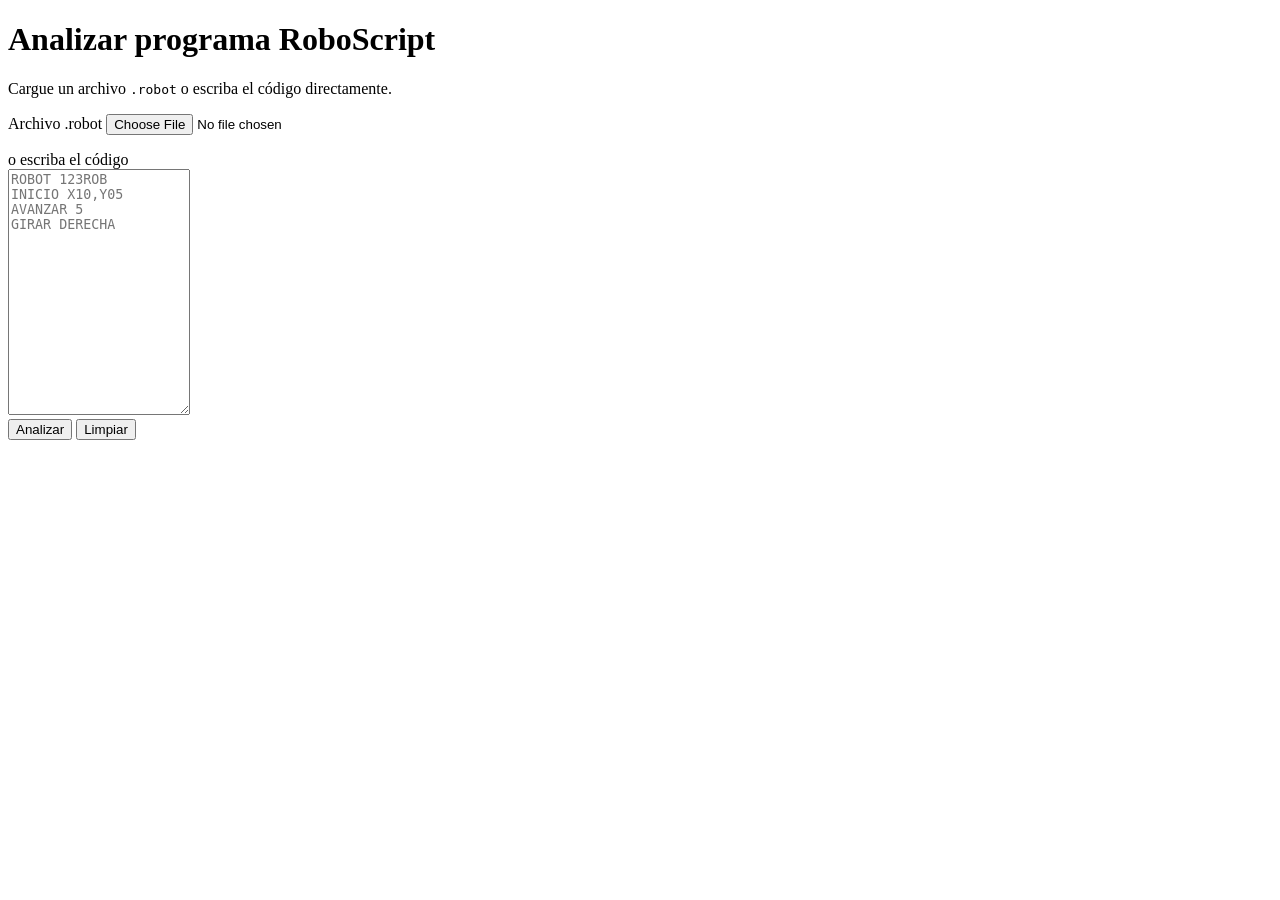
<file: src/main/resources/templates/index.html>
<!DOCTYPE html>
<html lang="es" xmlns:th="http://www.thymeleaf.org">
<head>
    <meta charset="UTF-8">
    <meta name="viewport" content="width=device-width, initial-scale=1">
    <title>RoboScript - Analizador</title>
    <link rel="stylesheet" th:href="@{/css/estilos.css}">
</head>
<body>
<header th:replace="~{fragments :: encabezado}"></header>

<main class="contenedor">
    <h1>Analizar programa RoboScript</h1>
    <p class="subtitulo">Cargue un archivo <code>.robot</code> o escriba el código directamente.</p>

    <div class="alerta alerta-error" th:if="${error}" th:text="${error}"></div>

    <form th:action="@{/analizar}" method="post" enctype="multipart/form-data" class="tarjeta">

        <label class="campo-archivo">
            <span>Archivo .robot</span>
            <input type="file" name="archivo" id="archivo" accept=".robot,.txt">
        </label>
        <p class="archivo-cargado" id="cargado"></p>

        <div class="separador"><span>o escriba el código</span></div>

        <input type="hidden" name="nombre" id="nombre">
        <textarea name="codigo" id="codigo" rows="16" spellcheck="false"
                  placeholder="ROBOT 123ROB&#10;INICIO X10,Y05&#10;AVANZAR 5&#10;GIRAR DERECHA"></textarea>

        <div class="acciones">
            <button type="submit" class="boton">Analizar</button>
            <button type="button" class="boton boton-secundario" id="limpiar">Limpiar</button>
        </div>
    </form>
</main>

<footer th:replace="~{fragments :: pie}"></footer>

<script>
    // Al elegir un archivo, se muestra su contenido en el cuadro de texto
    const archivo = document.getElementById('archivo');
    const codigo = document.getElementById('codigo');
    const nombre = document.getElementById('nombre');
    const cargado = document.getElementById('cargado');

    archivo.addEventListener('change', () => {
        const f = archivo.files[0];
        if (!f) return;
        const lector = new FileReader();
        lector.onload = e => {
            codigo.value = e.target.result;
            nombre.value = f.name;
            cargado.textContent = 'Archivo cargado: ' + f.name + ' (puede editar el código antes de analizar)';
            archivo.value = '';   // se envía el texto del cuadro, así se respetan las ediciones
        };
        lector.readAsText(f, 'UTF-8');
    });

    document.getElementById('limpiar').addEventListener('click', () => {
        archivo.value = '';
        codigo.value = '';
        nombre.value = '';
        cargado.textContent = '';
    });
</script>
</body>
</html>
</file>
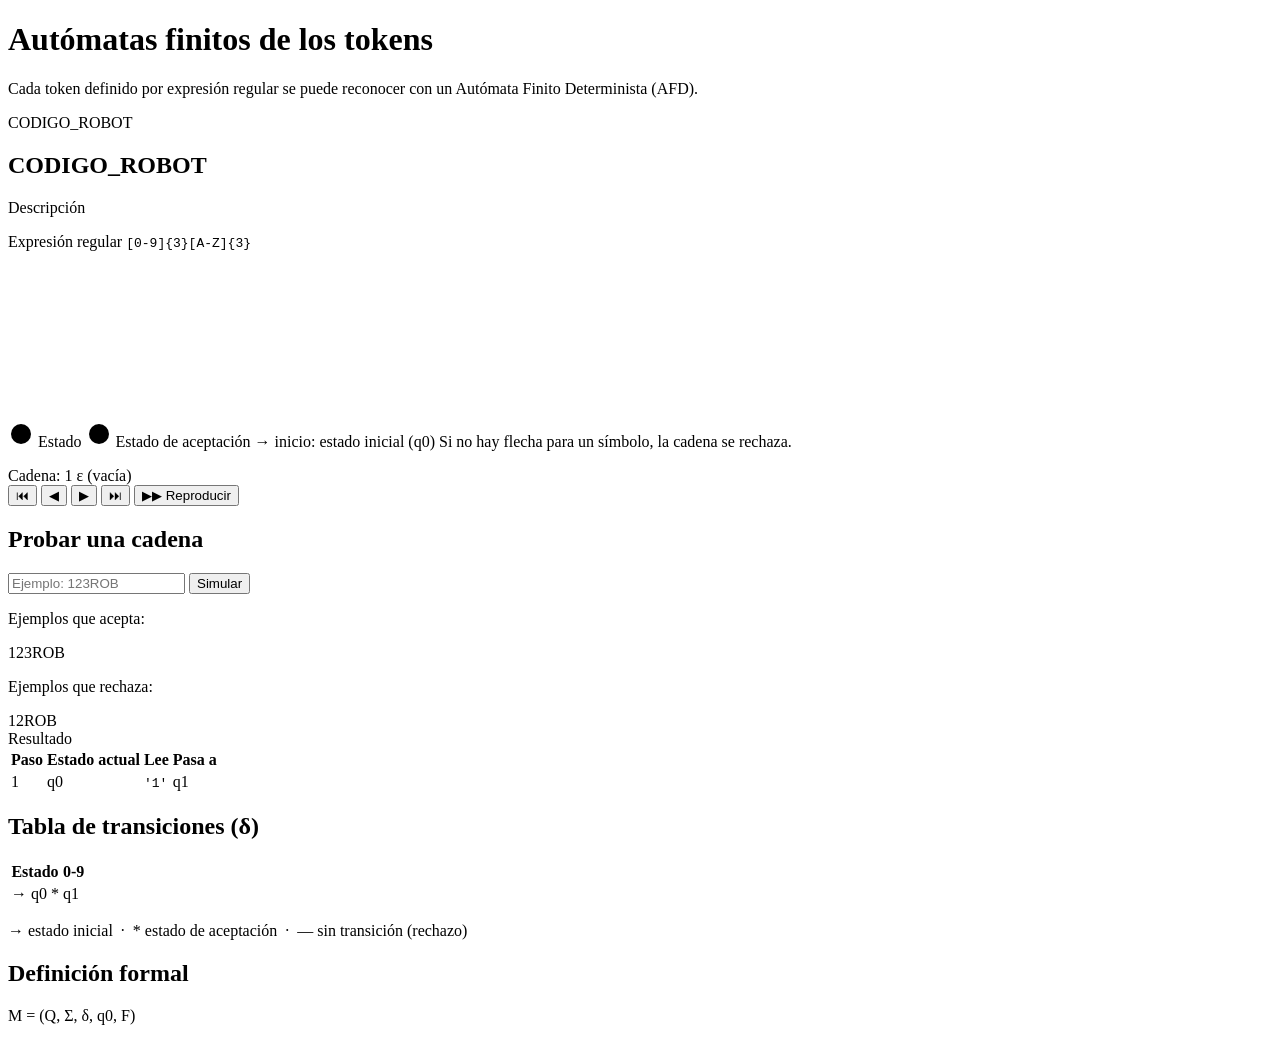
<file: src/main/resources/templates/automatas.html>
<!DOCTYPE html>
<html lang="es" xmlns:th="http://www.thymeleaf.org">
<head>
    <meta charset="UTF-8">
    <meta name="viewport" content="width=device-width, initial-scale=1">
    <title>RoboScript - Autómatas</title>
    <link rel="stylesheet" th:href="@{/css/estilos.css}">
    <link rel="stylesheet" th:href="@{/css/teoria.css}">
</head>
<body>
<header th:replace="~{fragments :: encabezado}"></header>

<main class="contenedor">
    <h1>Autómatas finitos de los tokens</h1>
    <p class="subtitulo">Cada token definido por expresión regular se puede reconocer con un Autómata Finito Determinista (AFD).</p>

    <!-- Selector de token -->
    <nav class="pestanas">
        <a th:each="a : ${automatas}"
           th:href="@{/automatas/{id}(id=${a.id})}"
           th:text="${a.token}"
           th:classappend="${a.id == automata.id} ? 'activa'">CODIGO_ROBOT</a>
    </nav>

    <!-- Encabezado del token -->
    <section class="tarjeta">
        <div class="token-encabezado">
            <div>
                <h2 class="token-nombre" th:text="${automata.token}">CODIGO_ROBOT</h2>
                <p class="token-desc" th:text="${automata.descripcion}">Descripción</p>
            </div>
            <div class="er">
                <span class="er-titulo">Expresión regular</span>
                <code th:text="${automata.expresionRegular}">[0-9]{3}[A-Z]{3}</code>
            </div>
        </div>

        <!-- Dibujo del autómata -->
        <div class="lienzo">
            <svg id="diagrama" role="img" th:attr="aria-label='Diagrama del AFD de ' + ${automata.token}"></svg>
        </div>
        <p class="leyenda">
            <span class="leyenda-item"><svg width="26" height="26"><circle cx="13" cy="13" r="10" class="ley-circulo"/></svg> Estado</span>
            <span class="leyenda-item"><svg width="26" height="26"><circle cx="13" cy="13" r="10" class="ley-circulo"/><circle cx="13" cy="13" r="6.5" class="ley-circulo"/></svg> Estado de aceptación</span>
            <span class="leyenda-item">→ inicio: estado inicial (q0)</span>
            <span class="leyenda-item">Si no hay flecha para un símbolo, la cadena se rechaza.</span>
        </p>

        <!-- Controles de la animación -->
        <div class="controles" th:if="${simulacion}">
            <div class="cinta" id="cinta">
                <span class="cinta-titulo">Cadena:</span>
                <th:block th:if="${simulacion.cadena().length() > 0}">
                    <span class="celda" th:each="i : ${#numbers.sequence(0, simulacion.cadena().length() - 1)}"
                          th:text="${simulacion.cadena().charAt(i)}">1</span>
                </th:block>
                <span class="celda vacia" th:if="${simulacion.cadena().length() == 0}">ε (vacía)</span>
            </div>
            <div class="botones">
                <button type="button" class="boton boton-secundario" id="btn-inicio" title="Inicio">⏮</button>
                <button type="button" class="boton boton-secundario" id="btn-atras" title="Paso anterior">◀</button>
                <button type="button" class="boton boton-secundario" id="btn-adelante" title="Paso siguiente">▶</button>
                <button type="button" class="boton boton-secundario" id="btn-fin" title="Final">⏭</button>
                <button type="button" class="boton" id="btn-play">▶▶ Reproducir</button>
            </div>
            <p class="paso-info" id="paso-info"></p>
        </div>
    </section>

    <div class="dos-columnas">
        <!-- Simulador -->
        <section class="tarjeta">
            <h2>Probar una cadena</h2>
            <form th:action="@{/automatas/{id}(id=${automata.id})}" method="get" class="form-cadena">
                <input type="text" name="cadena" th:value="${simulacion != null} ? ${simulacion.cadena()} : ''"
                       placeholder="Ejemplo: 123ROB" autocomplete="off" spellcheck="false">
                <button type="submit" class="boton">Simular</button>
            </form>

            <p class="ejemplos-titulo">Ejemplos que acepta:</p>
            <div class="chips">
                <a th:each="e : ${automata.ejemplosValidos}" class="chip chip-ok"
                   th:href="@{/automatas/{id}(id=${automata.id}, cadena=${e})}" th:text="${e}">123ROB</a>
            </div>
            <p class="ejemplos-titulo">Ejemplos que rechaza:</p>
            <div class="chips">
                <a th:each="e : ${automata.ejemplosInvalidos}" class="chip chip-error"
                   th:href="@{/automatas/{id}(id=${automata.id}, cadena=${e})}" th:text="${e}">12ROB</a>
            </div>

            <div th:if="${simulacion}">
                <div th:class="${simulacion.aceptada()} ? 'alerta alerta-ok' : 'alerta alerta-error'"
                     th:text="${simulacion.mensaje()}">Resultado</div>

                <table class="tabla" id="tabla-pasos" th:unless="${#lists.isEmpty(simulacion.pasos())}">
                    <thead><tr><th>Paso</th><th>Estado actual</th><th>Lee</th><th>Pasa a</th></tr></thead>
                    <tbody>
                    <tr th:each="p : ${simulacion.pasos()}">
                        <td th:text="${p.numero()}">1</td>
                        <td th:text="${p.estadoActual()}">q0</td>
                        <td><code>'<span th:text="${p.simbolo()}">1</span>'</code></td>
                        <td th:text="${p.valido()} ? ${p.estadoSiguiente()} : '✗ sin transición'">q1</td>
                    </tr>
                    </tbody>
                </table>
            </div>
        </section>

        <!-- Tabla de transiciones -->
        <section class="tarjeta">
            <h2>Tabla de transiciones (δ)</h2>
            <div class="tabla-scroll">
                <table class="tabla tabla-delta">
                    <thead>
                    <tr>
                        <th>Estado</th>
                        <th th:each="c : ${automata.columnas}" th:text="${c}">0-9</th>
                    </tr>
                    </thead>
                    <tbody>
                    <tr th:each="e, i : ${automata.estados}">
                        <td class="celda-estado">
                            <span th:if="${e.inicial()}" title="Estado inicial">→</span>
                            <span th:text="${e.nombre()}">q0</span>
                            <span th:if="${e.aceptacion()}" title="Estado de aceptación">*</span>
                        </td>
                        <td th:each="d : ${automata.filas[i.index]}" th:text="${d}"
                            th:classappend="${d == '—'} ? 'sin-transicion'">q1</td>
                    </tr>
                    </tbody>
                </table>
            </div>
            <p class="nota">→ estado inicial &nbsp;·&nbsp; * estado de aceptación &nbsp;·&nbsp; — sin transición (rechazo)</p>

            <h2 class="mt">Definición formal</h2>
            <p class="formal" th:text="${automata.definicionFormal}">M = (Q, Σ, δ, q0, F)</p>
        </section>
    </div>
</main>

<footer th:replace="~{fragments :: pie}"></footer>

<script th:inline="javascript">
    window.AUTOMATA = /*[(${automataJson})]*/ null;
    window.SIMULACION = /*[(${simulacionJson} ?: 'null')]*/ null;
</script>
<script th:src="@{/js/automata.js}"></script>
</body>
</html>
</file>
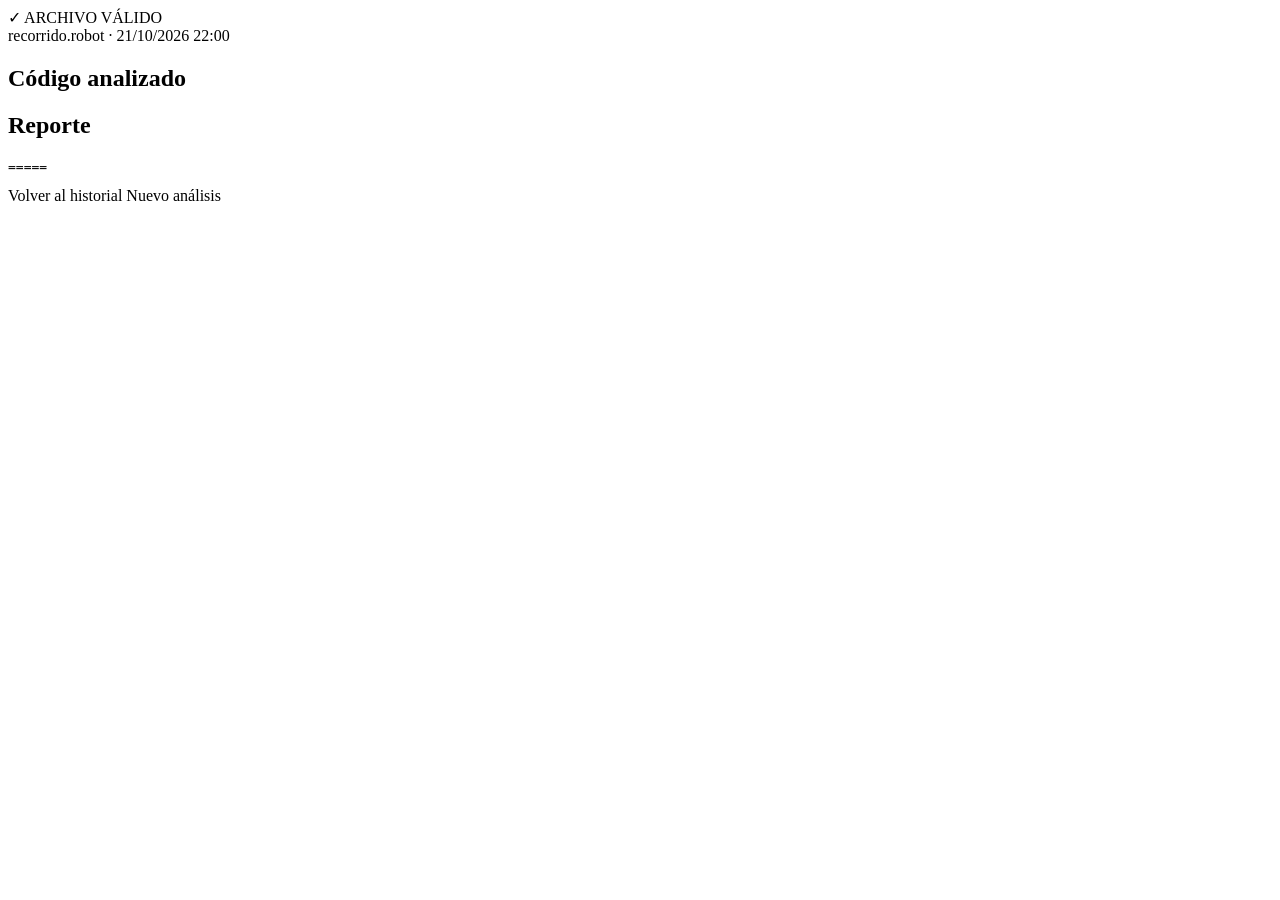
<file: src/main/resources/templates/detalle.html>
<!DOCTYPE html>
<html lang="es" xmlns:th="http://www.thymeleaf.org">
<head>
    <meta charset="UTF-8">
    <meta name="viewport" content="width=device-width, initial-scale=1">
    <title>RoboScript - Detalle del análisis</title>
    <link rel="stylesheet" th:href="@{/css/estilos.css}">
</head>
<body>
<header th:replace="~{fragments :: encabezado}"></header>

<main class="contenedor">
    <div th:class="${h.valido} ? 'banner banner-ok' : 'banner banner-error'">
        <div>
            <div class="banner-titulo" th:text="${h.valido} ? '✓ ARCHIVO VÁLIDO' : '✗ ARCHIVO NO VÁLIDO'">✓ ARCHIVO VÁLIDO</div>
            <div class="banner-archivo">
                <span th:text="${h.nombreArchivo}">recorrido.robot</span> ·
                <span th:text="${#temporals.format(h.fechaAnalisis, 'dd/MM/yyyy HH:mm')}">21/10/2026 22:00</span>
            </div>
        </div>
    </div>

    <div class="dos-columnas">
        <section class="tarjeta">
            <h2>Código analizado</h2>
            <div th:replace="~{fragments :: codigo}"></div>
        </section>

        <section class="tarjeta">
            <h2>Reporte</h2>
            <pre class="reporte" th:text="${h.reporte}">=====</pre>
        </section>
    </div>

    <div class="acciones">
        <a th:href="@{/historial}" class="boton boton-secundario">Volver al historial</a>
        <a th:href="@{/}" class="boton">Nuevo análisis</a>
    </div>
</main>

<footer th:replace="~{fragments :: pie}"></footer>
</body>
</html>
</file>
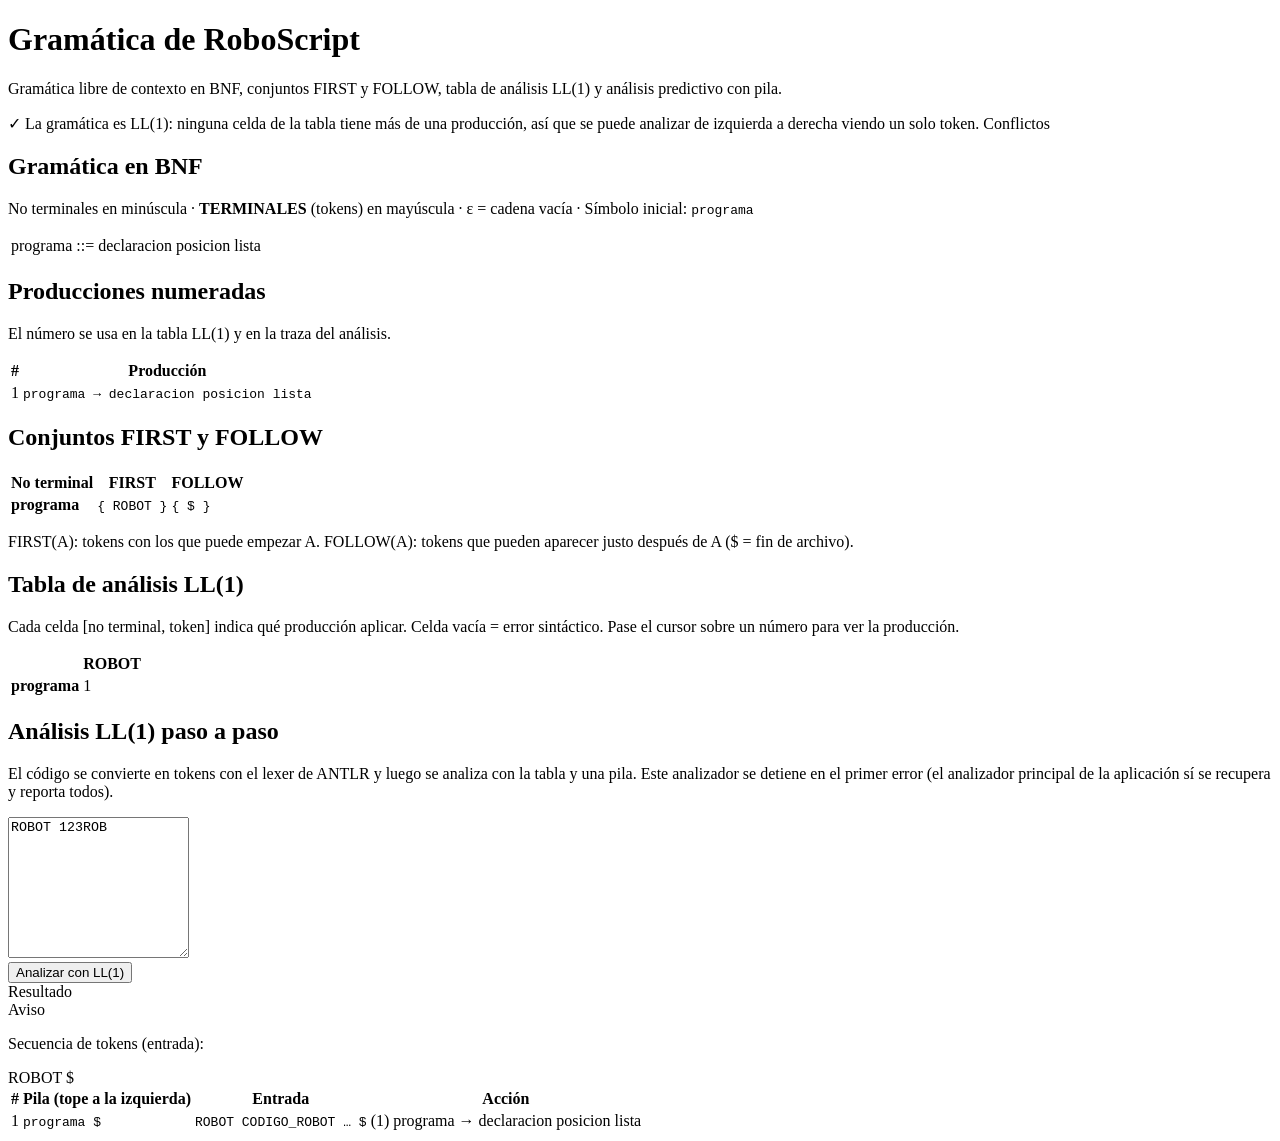
<file: src/main/resources/templates/gramatica.html>
<!DOCTYPE html>
<html lang="es" xmlns:th="http://www.thymeleaf.org">
<head>
    <meta charset="UTF-8">
    <meta name="viewport" content="width=device-width, initial-scale=1">
    <title>RoboScript - Gramática LL(1)</title>
    <link rel="stylesheet" th:href="@{/css/estilos.css}">
    <link rel="stylesheet" th:href="@{/css/teoria.css}">
</head>
<body>
<header th:replace="~{fragments :: encabezado}"></header>

<main class="contenedor">
    <h1>Gramática de RoboScript</h1>
    <p class="subtitulo">Gramática libre de contexto en BNF, conjuntos FIRST y FOLLOW, tabla de análisis LL(1) y análisis predictivo con pila.</p>

    <div th:class="${g.esLL1()} ? 'alerta alerta-ok' : 'alerta alerta-error'">
        <span th:if="${g.esLL1()}">✓ La gramática es LL(1): ninguna celda de la tabla tiene más de una producción, así que se puede analizar de izquierda a derecha viendo un solo token.</span>
        <span th:unless="${g.esLL1()}" th:text="${'La gramática NO es LL(1): ' + g.conflictos}">Conflictos</span>
    </div>

    <div class="dos-columnas">
        <!-- BNF -->
        <section class="tarjeta">
            <h2>Gramática en BNF</h2>
            <p class="nota">No terminales en minúscula · <strong>TERMINALES</strong> (tokens) en mayúscula · ε = cadena vacía · Símbolo inicial: <code th:text="${g.inicial}">programa</code></p>
            <table class="tabla bnf">
                <tbody>
                <tr th:each="entrada : ${g.bnf}">
                    <td class="bnf-izq" th:text="${entrada.key}">programa</td>
                    <td class="bnf-op">::=</td>
                    <td class="bnf-der" th:text="${entrada.value}">declaracion posicion lista</td>
                </tr>
                </tbody>
            </table>
        </section>

        <!-- Producciones numeradas -->
        <section class="tarjeta">
            <h2>Producciones numeradas</h2>
            <p class="nota">El número se usa en la tabla LL(1) y en la traza del análisis.</p>
            <div class="tabla-scroll">
                <table class="tabla">
                    <thead><tr><th>#</th><th>Producción</th></tr></thead>
                    <tbody>
                    <tr th:each="p : ${g.producciones}">
                        <td th:text="${p.numero()}">1</td>
                        <td><code th:text="${p.toString()}">programa → declaracion posicion lista</code></td>
                    </tr>
                    </tbody>
                </table>
            </div>
        </section>
    </div>

    <!-- FIRST y FOLLOW -->
    <section class="tarjeta">
        <h2>Conjuntos FIRST y FOLLOW</h2>
        <div class="tabla-scroll">
            <table class="tabla">
                <thead><tr><th>No terminal</th><th>FIRST</th><th>FOLLOW</th></tr></thead>
                <tbody>
                <tr th:each="nt : ${g.noTerminales}">
                    <td><strong th:text="${nt}">programa</strong></td>
                    <td><code th:text="${g.firstTexto(nt)}">{ ROBOT }</code></td>
                    <td><code th:text="${g.followTexto(nt)}">{ $ }</code></td>
                </tr>
                </tbody>
            </table>
        </div>
        <p class="nota">FIRST(A): tokens con los que puede empezar A. FOLLOW(A): tokens que pueden aparecer justo después de A ($ = fin de archivo).</p>
    </section>

    <!-- Tabla LL(1) -->
    <section class="tarjeta">
        <h2>Tabla de análisis LL(1)</h2>
        <p class="nota">Cada celda [no terminal, token] indica qué producción aplicar. Celda vacía = error sintáctico. Pase el cursor sobre un número para ver la producción.</p>
        <div class="tabla-scroll tabla-ll1-scroll">
            <table class="tabla tabla-ll1">
                <thead>
                <tr>
                    <th class="fija"></th>
                    <th th:each="t : ${g.columnasTabla}"><span class="vertical" th:text="${t}">ROBOT</span></th>
                </tr>
                </thead>
                <tbody>
                <tr th:each="nt : ${g.noTerminales}">
                    <th class="fija" th:text="${nt}">programa</th>
                    <td th:each="t : ${g.columnasTabla}" th:with="pr=${g.getCelda(nt, t)}"
                        th:classappend="${pr != null} ? 'con-prod'"
                        th:title="${pr != null} ? ${pr.toString()} : ''"
                        th:text="${pr != null} ? ${pr.numero()} : ''">1</td>
                </tr>
                </tbody>
            </table>
        </div>
    </section>

    <!-- Analizador LL(1) -->
    <section class="tarjeta">
        <h2>Análisis LL(1) paso a paso</h2>
        <p class="nota">El código se convierte en tokens con el lexer de ANTLR y luego se analiza con la tabla y una pila. Este analizador se detiene en el primer error (el analizador principal de la aplicación sí se recupera y reporta todos).</p>

        <form th:action="@{/gramatica}" method="post">
            <textarea name="codigo" rows="9" spellcheck="false" th:text="${codigo}">ROBOT 123ROB</textarea>
            <div class="acciones">
                <button type="submit" class="boton">Analizar con LL(1)</button>
            </div>
        </form>

        <div th:if="${ll1}" class="mt">
            <div th:class="${ll1.aceptada()} ? 'alerta alerta-ok' : 'alerta alerta-error'" th:text="${ll1.mensaje()}">Resultado</div>
            <div class="alerta alerta-aviso" th:if="${ll1.erroresLexicos() > 0}"
                 th:text="${'Atención: el código tiene ' + ll1.erroresLexicos() + ' error(es) léxico(s). Revíselo en la página de análisis.'}">Aviso</div>

            <p class="ejemplos-titulo">Secuencia de tokens (entrada):</p>
            <div class="chips">
                <span class="chip" th:each="t : ${ll1.tokens()}" th:text="${t}">ROBOT</span>
                <span class="chip">$</span>
            </div>

            <div class="tabla-scroll mt">
                <table class="tabla tabla-traza">
                    <thead><tr><th>#</th><th>Pila (tope a la izquierda)</th><th>Entrada</th><th>Acción</th></tr></thead>
                    <tbody>
                    <tr th:each="p : ${ll1.pasos()}" th:classappend="${p.error()} ? 'fila-error'">
                        <td th:text="${p.numero()}">1</td>
                        <td><code th:text="${p.pila()}">programa $</code></td>
                        <td><code th:text="${p.entrada()}">ROBOT CODIGO_ROBOT … $</code></td>
                        <td th:text="${p.accion()}">(1) programa → declaracion posicion lista</td>
                    </tr>
                    </tbody>
                </table>
            </div>
        </div>
    </section>
</main>

<footer th:replace="~{fragments :: pie}"></footer>
</body>
</html>
</file>
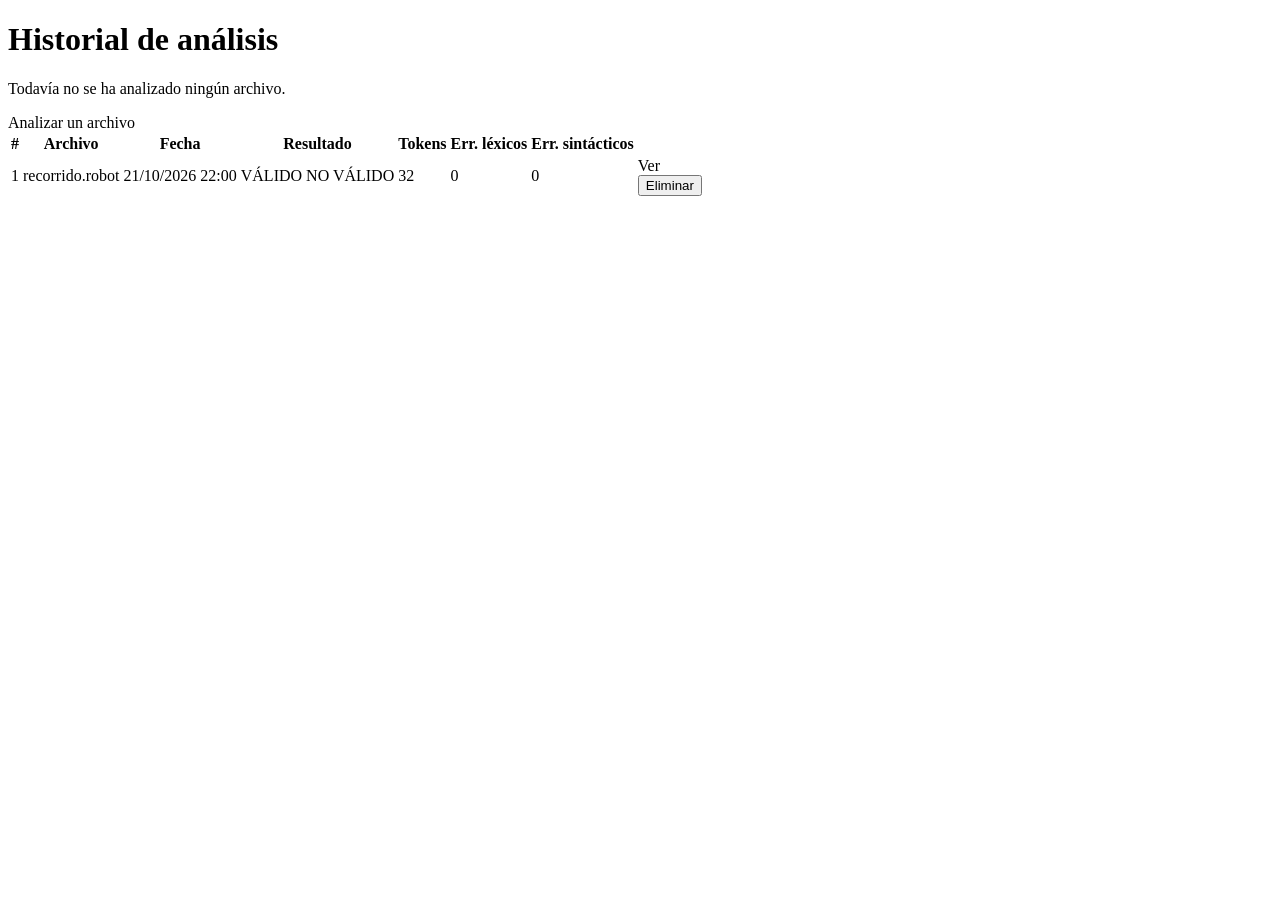
<file: src/main/resources/templates/historial.html>
<!DOCTYPE html>
<html lang="es" xmlns:th="http://www.thymeleaf.org">
<head>
    <meta charset="UTF-8">
    <meta name="viewport" content="width=device-width, initial-scale=1">
    <title>RoboScript - Historial</title>
    <link rel="stylesheet" th:href="@{/css/estilos.css}">
</head>
<body>
<header th:replace="~{fragments :: encabezado}"></header>

<main class="contenedor">
    <h1>Historial de análisis</h1>

    <div class="alerta alerta-ok" th:if="${mensaje}" th:text="${mensaje}"></div>
    <div class="alerta alerta-error" th:if="${error}" th:text="${error}"></div>

    <div class="tarjeta" th:if="${#lists.isEmpty(historial)}">
        <p>Todavía no se ha analizado ningún archivo.</p>
        <a th:href="@{/}" class="boton">Analizar un archivo</a>
    </div>

    <section class="tarjeta" th:unless="${#lists.isEmpty(historial)}">
        <div class="tabla-scroll">
            <table class="tabla">
                <thead>
                <tr>
                    <th>#</th><th>Archivo</th><th>Fecha</th><th>Resultado</th>
                    <th>Tokens</th><th>Err. léxicos</th><th>Err. sintácticos</th><th></th>
                </tr>
                </thead>
                <tbody>
                <tr th:each="h : ${historial}">
                    <td th:text="${h.id}">1</td>
                    <td th:text="${h.nombreArchivo}">recorrido.robot</td>
                    <td th:text="${#temporals.format(h.fechaAnalisis, 'dd/MM/yyyy HH:mm')}">21/10/2026 22:00</td>
                    <td>
                        <span th:if="${h.valido}" class="etiqueta etiqueta-ok">VÁLIDO</span>
                        <span th:unless="${h.valido}" class="etiqueta etiqueta-sintactico">NO VÁLIDO</span>
                    </td>
                    <td th:text="${h.tokensReconocidos}">32</td>
                    <td th:text="${h.erroresLexicos}">0</td>
                    <td th:text="${h.erroresSintacticos}">0</td>
                    <td class="celda-acciones">
                        <a th:href="@{/historial/{id}(id=${h.id})}" class="enlace">Ver</a>
                        <form th:action="@{/historial/{id}/eliminar(id=${h.id})}" method="post"
                              onsubmit="return confirm('¿Eliminar este análisis del historial?');">
                            <button type="submit" class="enlace enlace-peligro">Eliminar</button>
                        </form>
                    </td>
                </tr>
                </tbody>
            </table>
        </div>
    </section>
</main>

<footer th:replace="~{fragments :: pie}"></footer>
</body>
</html>
</file>
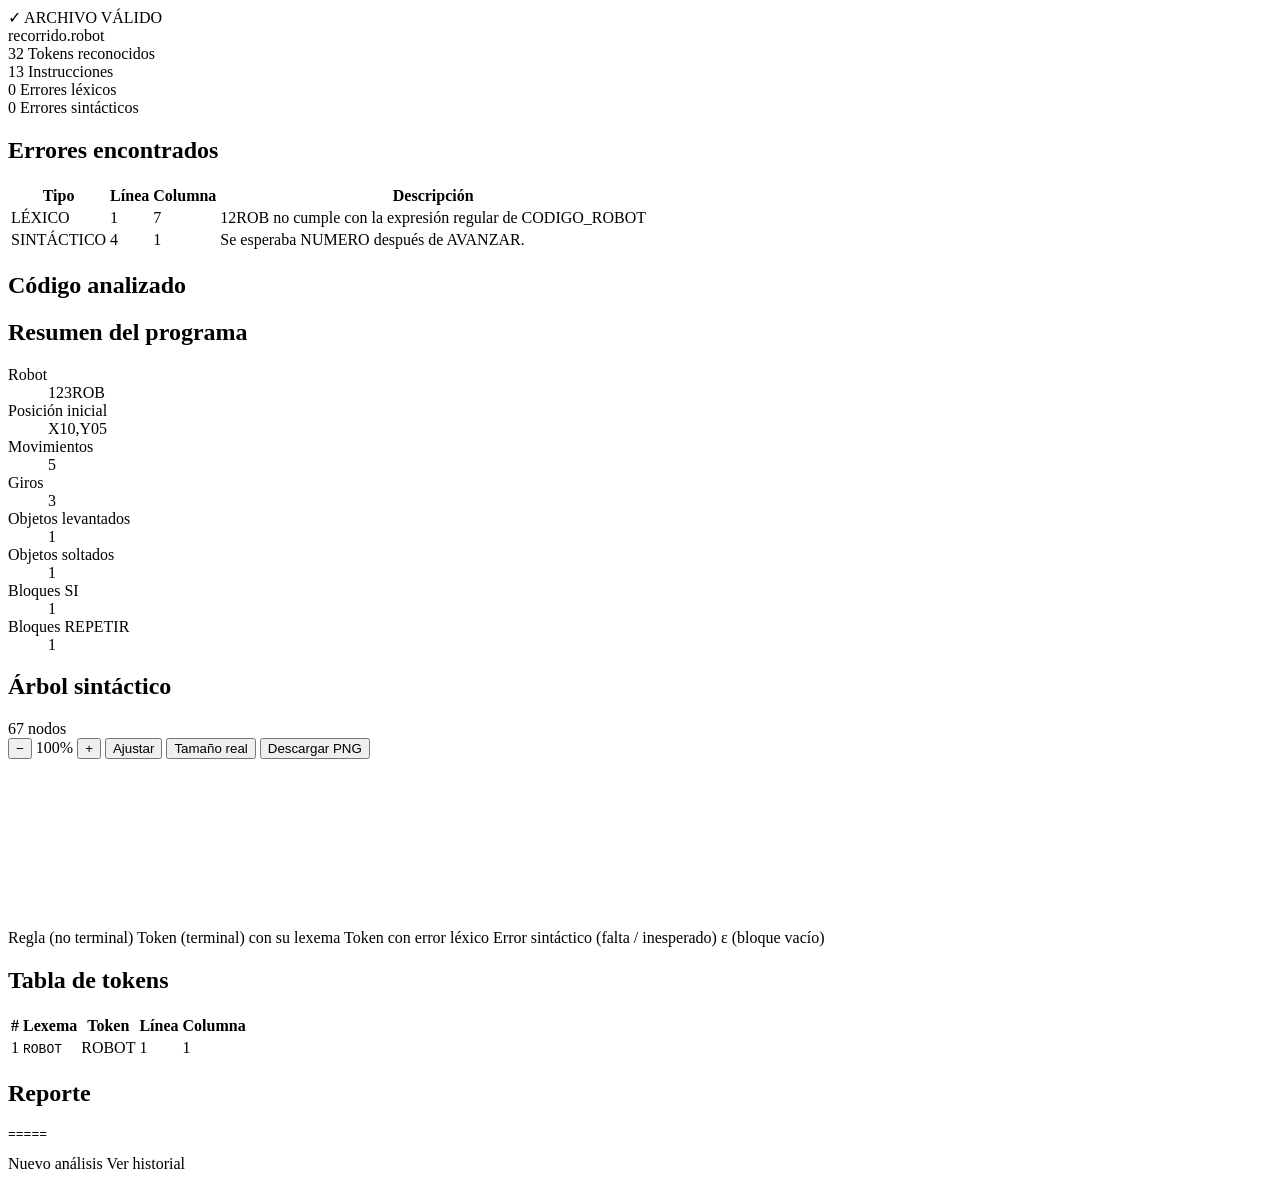
<file: src/main/resources/templates/resultado.html>
<!DOCTYPE html>
<html lang="es" xmlns:th="http://www.thymeleaf.org">
<head>
    <meta charset="UTF-8">
    <meta name="viewport" content="width=device-width, initial-scale=1">
    <title>RoboScript - Resultado</title>
    <link rel="stylesheet" th:href="@{/css/estilos.css}">
    <link rel="stylesheet" th:href="@{/css/arbol.css}">
</head>
<body>
<header th:replace="~{fragments :: encabezado}"></header>

<main class="contenedor" th:with="r=${resultado}">

    <!-- ===== Resultado general ===== -->
    <div th:class="${r.valido} ? 'banner banner-ok' : 'banner banner-error'">
        <div>
            <div class="banner-titulo" th:text="${r.valido} ? '✓ ARCHIVO VÁLIDO' : '✗ ARCHIVO NO VÁLIDO'">✓ ARCHIVO VÁLIDO</div>
            <div class="banner-archivo" th:text="${r.nombreArchivo}">recorrido.robot</div>
        </div>
    </div>

    <!-- ===== Indicadores ===== -->
    <div class="indicadores">
        <div class="indicador">
            <span class="indicador-valor" th:text="${#lists.size(r.tokens)}">32</span>
            <span class="indicador-texto">Tokens reconocidos</span>
        </div>
        <div class="indicador">
            <span class="indicador-valor" th:text="${r.resumen.instrucciones}">13</span>
            <span class="indicador-texto">Instrucciones</span>
        </div>
        <div th:class="${#lists.isEmpty(r.erroresLexicos)} ? 'indicador' : 'indicador indicador-error'">
            <span class="indicador-valor" th:text="${#lists.size(r.erroresLexicos)}">0</span>
            <span class="indicador-texto">Errores léxicos</span>
        </div>
        <div th:class="${#lists.isEmpty(r.erroresSintacticos)} ? 'indicador' : 'indicador indicador-error'">
            <span class="indicador-valor" th:text="${#lists.size(r.erroresSintacticos)}">0</span>
            <span class="indicador-texto">Errores sintácticos</span>
        </div>
    </div>

    <!-- ===== Errores ===== -->
    <section class="tarjeta" th:unless="${r.valido}">
        <h2>Errores encontrados</h2>
        <table class="tabla">
            <thead>
            <tr><th>Tipo</th><th>Línea</th><th>Columna</th><th>Descripción</th></tr>
            </thead>
            <tbody>
            <tr th:each="e : ${r.erroresLexicos}">
                <td><span class="etiqueta etiqueta-lexico">LÉXICO</span></td>
                <td th:text="${e.linea()}">1</td>
                <td th:text="${e.columna()}">7</td>
                <td th:text="${e.mensaje()}">12ROB no cumple con la expresión regular de CODIGO_ROBOT</td>
            </tr>
            <tr th:each="e : ${r.erroresSintacticos}">
                <td><span class="etiqueta etiqueta-sintactico">SINTÁCTICO</span></td>
                <td th:text="${e.linea()}">4</td>
                <td th:text="${e.columna()}">1</td>
                <td th:text="${e.mensaje()}">Se esperaba NUMERO después de AVANZAR.</td>
            </tr>
            </tbody>
        </table>
    </section>

    <div class="dos-columnas">
        <!-- ===== Código fuente ===== -->
        <section class="tarjeta">
            <h2>Código analizado</h2>
            <div th:replace="~{fragments :: codigo}"></div>
        </section>

        <!-- ===== Resumen del programa ===== -->
        <section class="tarjeta">
            <h2>Resumen del programa</h2>
            <dl class="resumen">
                <dt>Robot</dt>              <dd th:text="${r.resumen.robot}">123ROB</dd>
                <dt>Posición inicial</dt>   <dd th:text="${r.resumen.posicionInicial}">X10,Y05</dd>
                <dt>Movimientos</dt>        <dd th:text="${r.resumen.movimientos}">5</dd>
                <dt>Giros</dt>              <dd th:text="${r.resumen.giros}">3</dd>
                <dt>Objetos levantados</dt> <dd th:text="${r.resumen.objetosLevantados}">1</dd>
                <dt>Objetos soltados</dt>   <dd th:text="${r.resumen.objetosSoltados}">1</dd>
                <dt>Bloques SI</dt>         <dd th:text="${r.resumen.bloquesSi}">1</dd>
                <dt>Bloques REPETIR</dt>    <dd th:text="${r.resumen.bloquesRepetir}">1</dd>
            </dl>
        </section>
    </div>

    <!-- ===== Árbol sintáctico ===== -->
    <section class="tarjeta">
        <h2>Árbol sintáctico</h2>
        <div class="arbol-barra">
            <span class="arbol-datos"
                  th:text="${r.arbol.contarNodos()} + ' nodos · ' + ${r.arbol.altura()} + ' niveles · raíz: programa'">67 nodos</span>
            <div class="arbol-botones">
                <button type="button" class="boton boton-secundario" id="arbol-menos" title="Alejar">−</button>
                <span id="arbol-zoom">100%</span>
                <button type="button" class="boton boton-secundario" id="arbol-mas" title="Acercar">+</button>
                <button type="button" class="boton boton-secundario" id="arbol-ajustar">Ajustar</button>
                <button type="button" class="boton boton-secundario" id="arbol-real">Tamaño real</button>
                <button type="button" class="boton" id="arbol-png">Descargar PNG</button>
            </div>
        </div>
        <div class="arbol-lienzo" id="arbol-lienzo">
            <svg id="arbol-svg" role="img" aria-label="Árbol sintáctico del archivo analizado"></svg>
        </div>
        <p class="arbol-leyenda">
            <span><i class="ley-regla"></i> Regla (no terminal)</span>
            <span><i class="ley-token"></i> Token (terminal) con su lexema</span>
            <span><i class="ley-lexico"></i> Token con error léxico</span>
            <span><i class="ley-error"></i> Error sintáctico (falta / inesperado)</span>
            <span><i class="ley-vacio"></i> ε (bloque vacío)</span>
        </p>
    </section>

    <!-- ===== Tabla de tokens ===== -->
    <section class="tarjeta">
        <h2>Tabla de tokens</h2>
        <div class="tabla-scroll">
            <table class="tabla">
                <thead>
                <tr><th>#</th><th>Lexema</th><th>Token</th><th>Línea</th><th>Columna</th></tr>
                </thead>
                <tbody>
                <tr th:each="t, i : ${r.tokens}">
                    <td th:text="${i.count}">1</td>
                    <td><code th:text="${t.lexema()}">ROBOT</code></td>
                    <td th:text="${t.token()}">ROBOT</td>
                    <td th:text="${t.linea()}">1</td>
                    <td th:text="${t.columna()}">1</td>
                </tr>
                </tbody>
            </table>
        </div>
    </section>

    <!-- ===== Reporte en formato del enunciado ===== -->
    <section class="tarjeta">
        <h2>Reporte</h2>
        <pre class="reporte" th:text="${r.reporte}">=====</pre>
    </section>

    <div class="acciones">
        <a th:href="@{/}" class="boton">Nuevo análisis</a>
        <a th:href="@{/historial}" class="boton boton-secundario">Ver historial</a>
    </div>
</main>

<footer th:replace="~{fragments :: pie}"></footer>

<script th:inline="javascript">
    window.ARBOL = /*[(${resultado.arbol.toJson()})]*/ null;
    window.ARBOL_NOMBRE = /*[[${resultado.nombreArchivo}]]*/ 'arbol';
</script>
<script th:src="@{/js/arbol.js}"></script>
</body>
</html>
</file>
